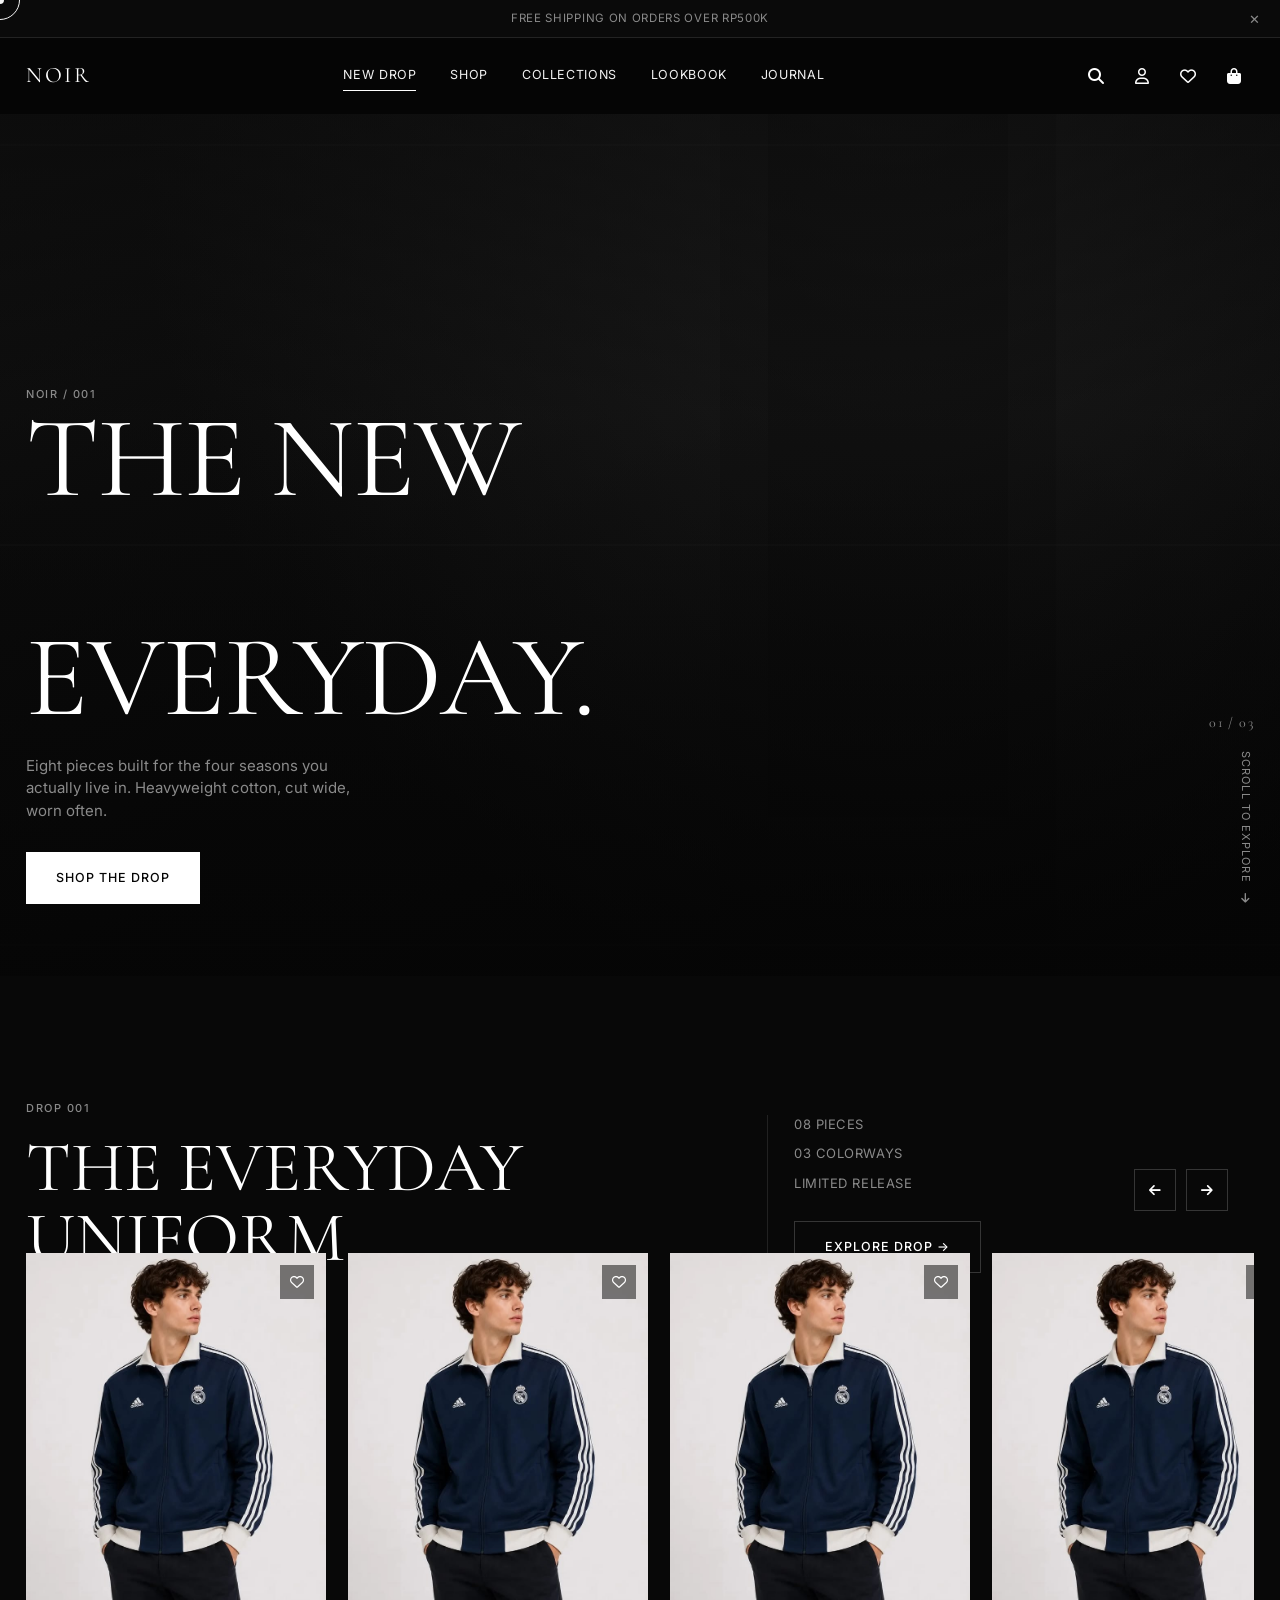
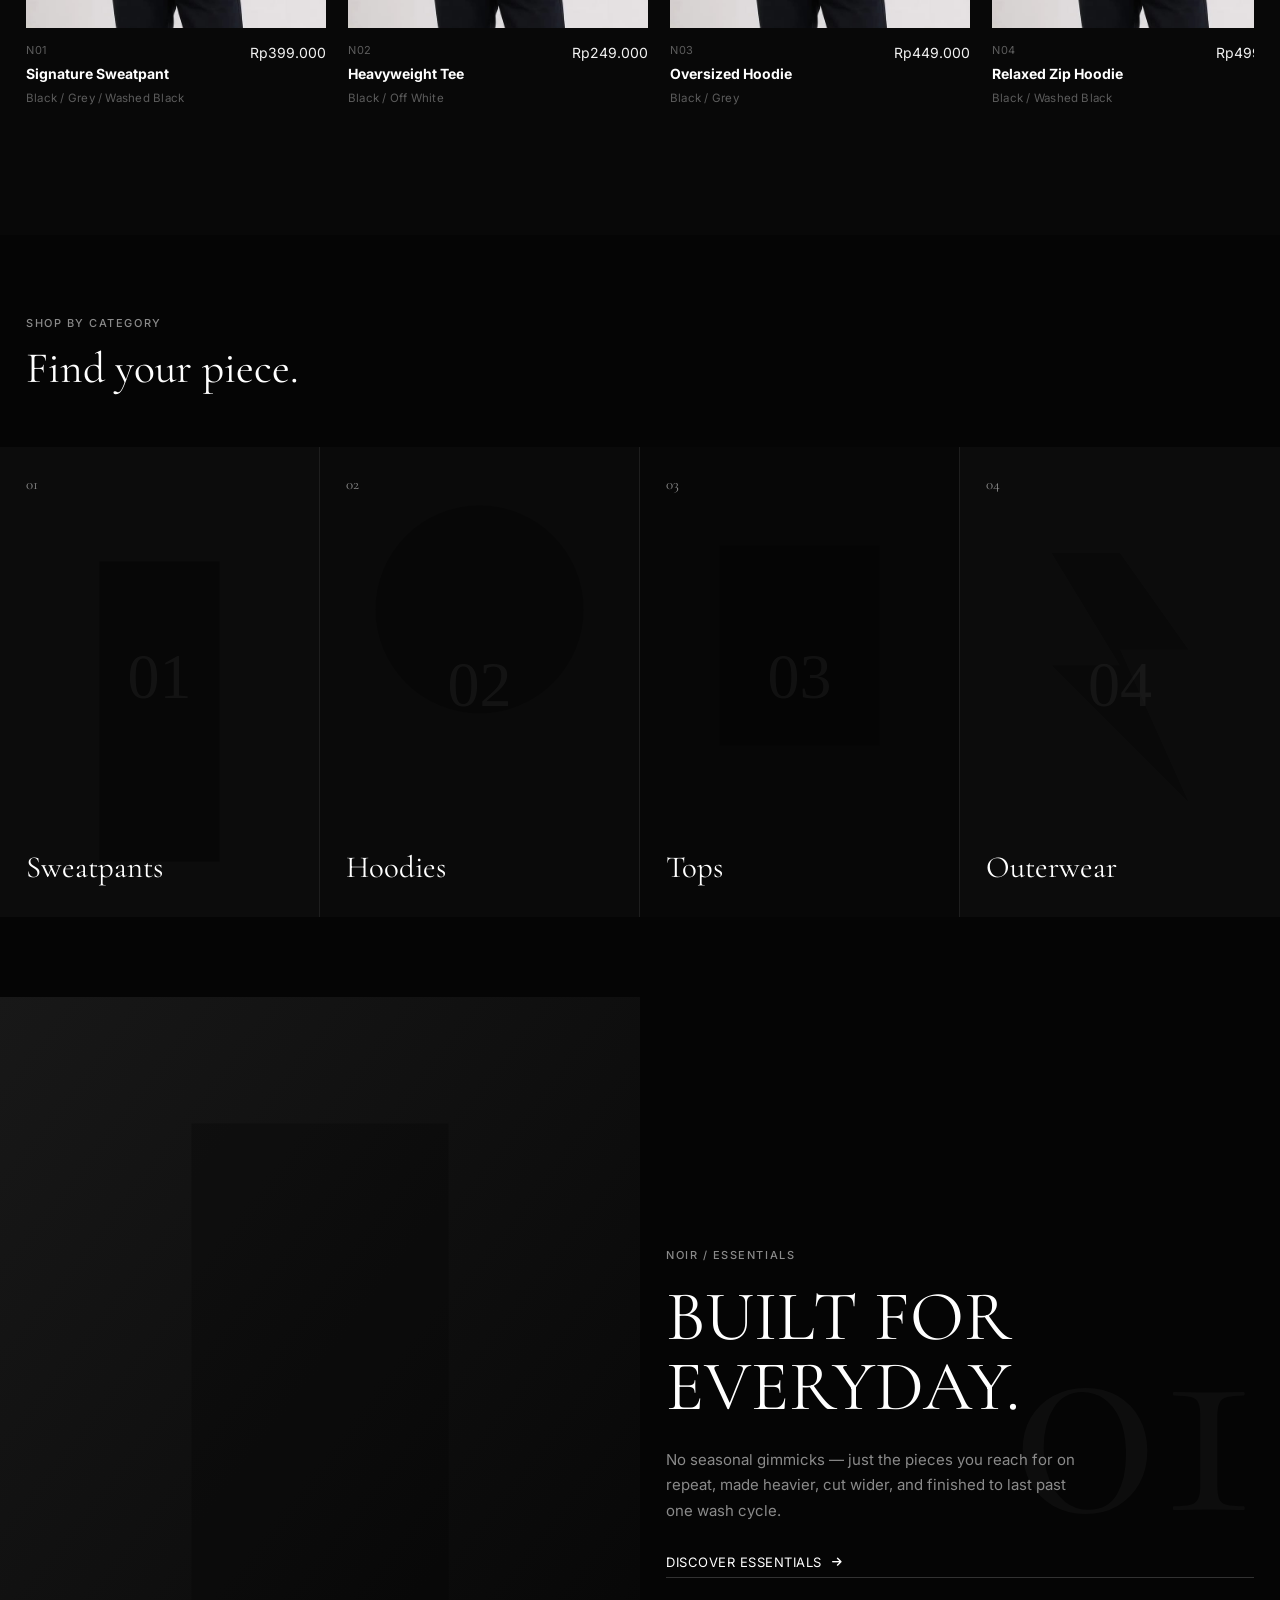
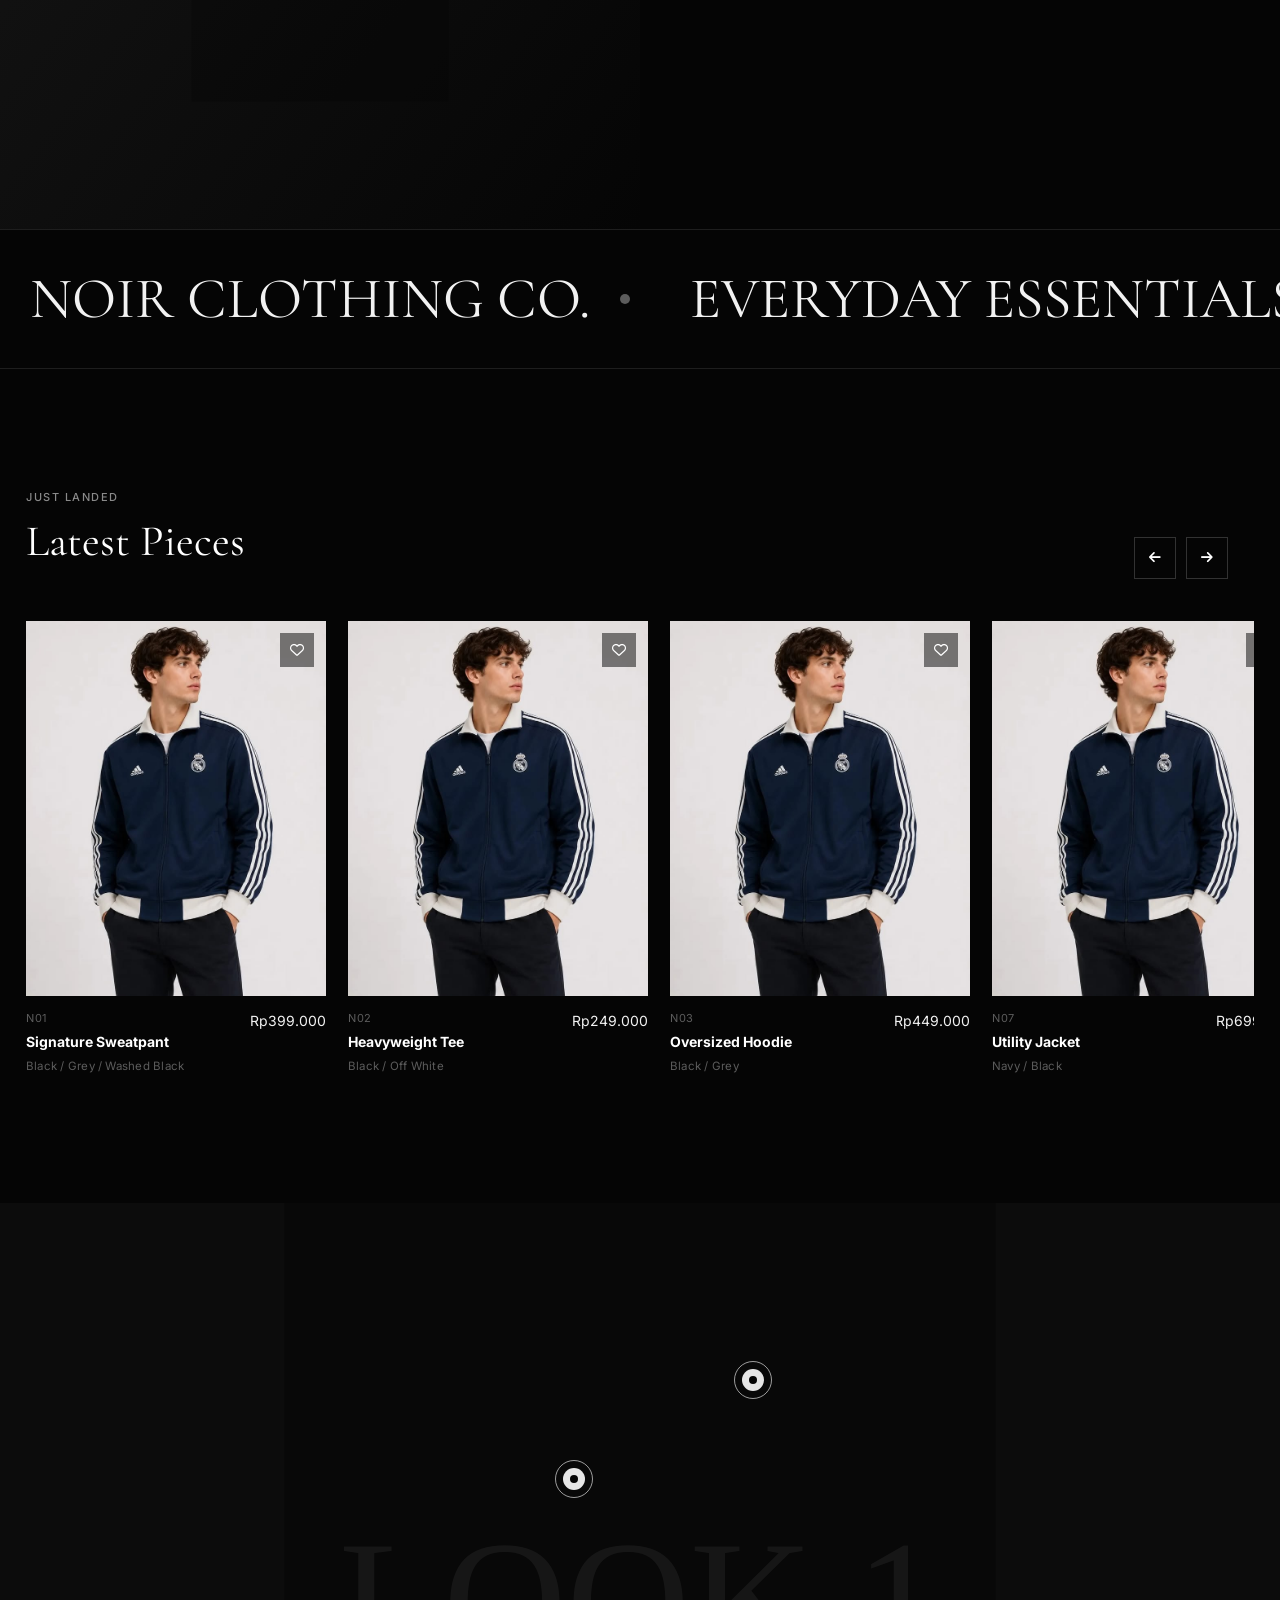
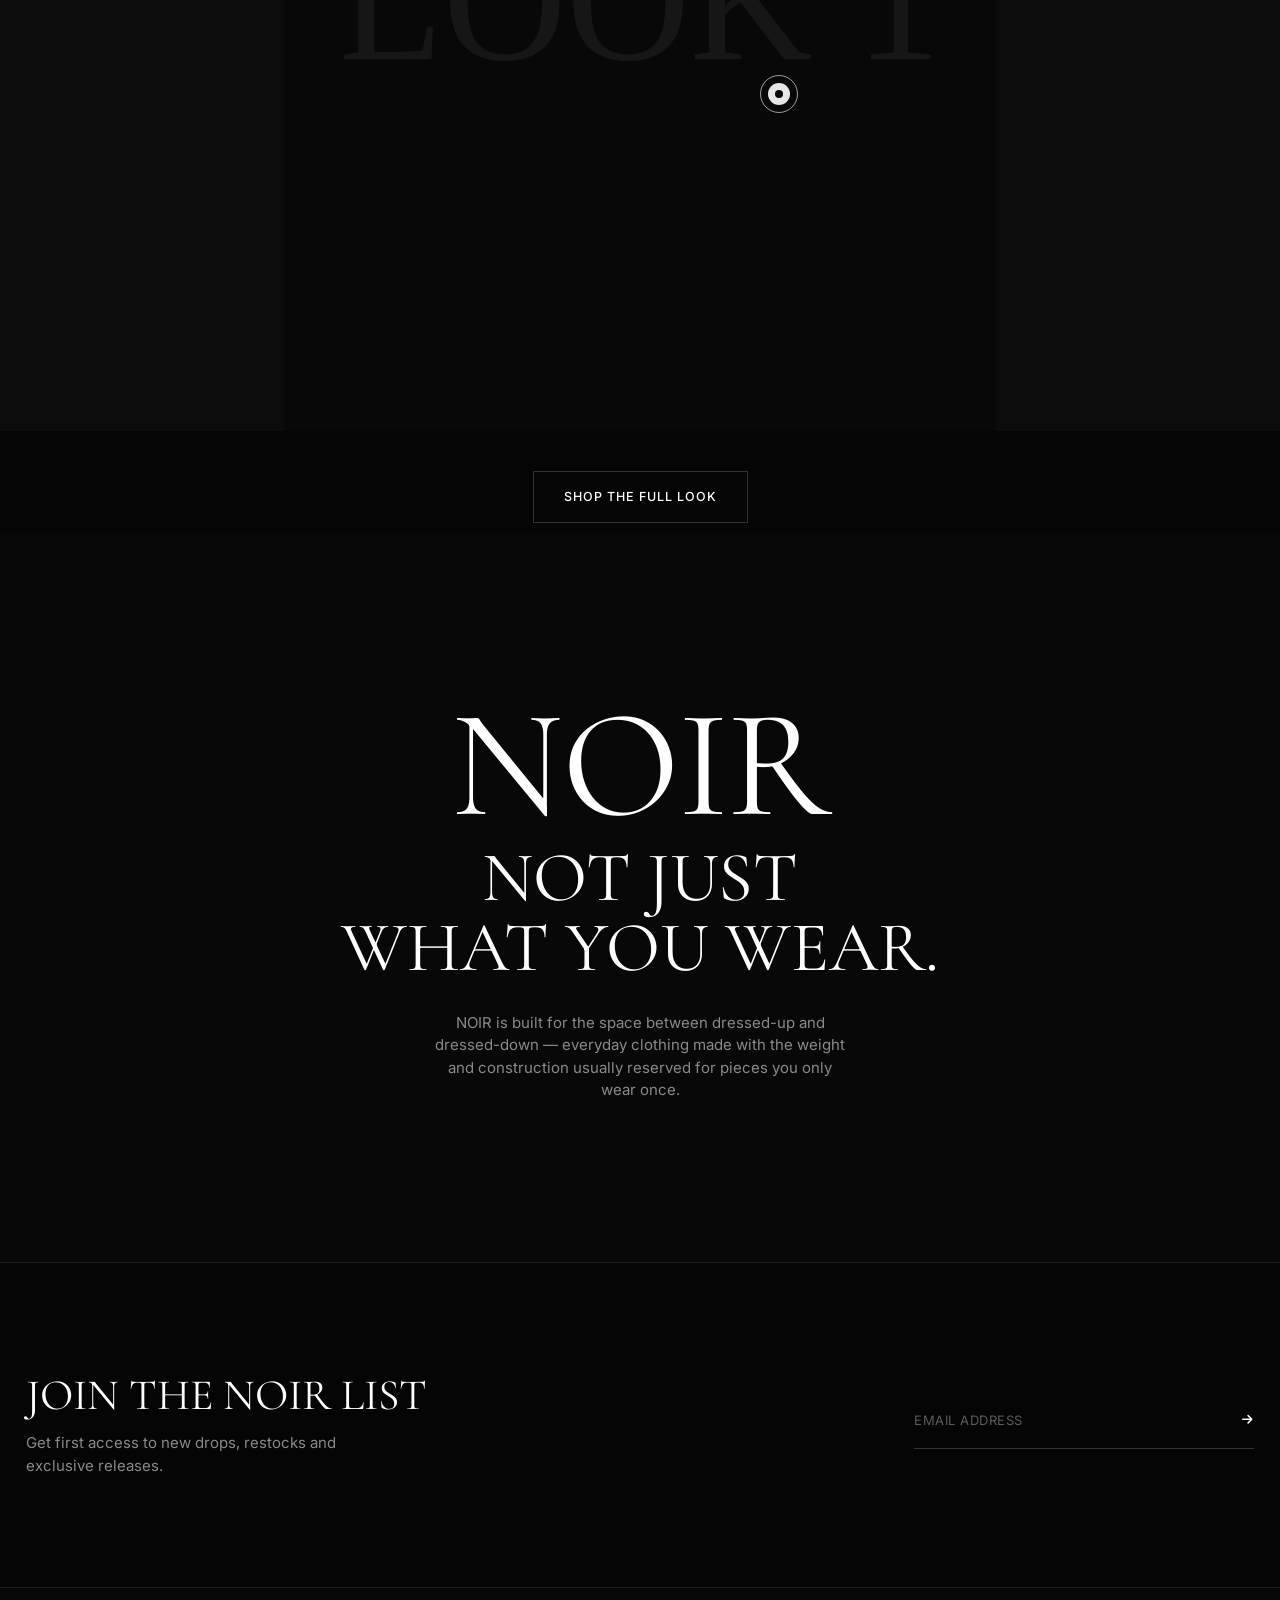
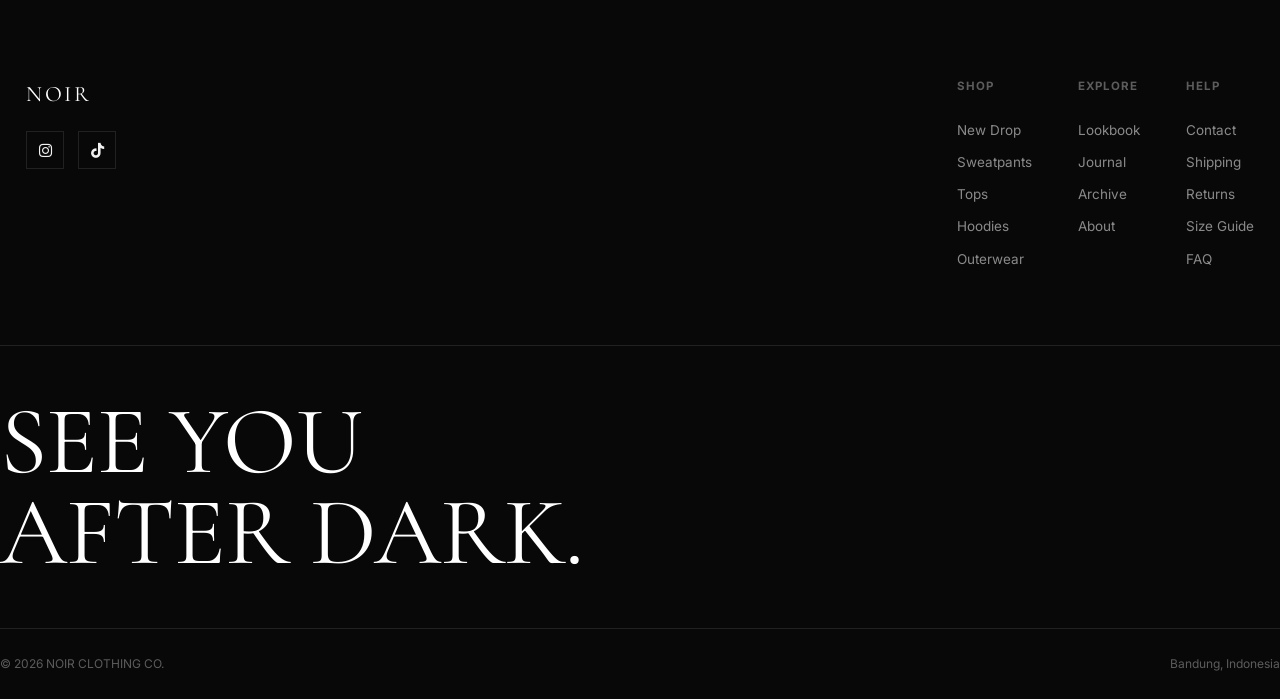
<file: NOIR/index.html>
<!DOCTYPE html>
<html lang="en">
<head>
<meta charset="UTF-8" />
<meta name="viewport" content="width=device-width, initial-scale=1.0" />
<title>NOIR CLOTHING CO. — Everyday Essentials</title>
<meta name="description" content="NOIR CLOTHING CO. — dark, premium streetwear essentials. Drop 001 is live." />
<link rel="icon" href="assets/logo/noir-logo.jpg" />
<link rel="stylesheet" href="https://cdnjs.cloudflare.com/ajax/libs/font-awesome/6.5.2/css/all.min.css" />
<link rel="stylesheet" href="css/style.css" />
<link rel="stylesheet" href="css/animations.css" />
<link rel="stylesheet" href="css/responsive.css" />
</head>
<body>

<div class="loader" data-loader>
  <img src="assets/logo/noir-logo.jpg" alt="NOIR" />
</div>

<!-- ANNOUNCEMENT -->
<div class="announce" data-announce>
  <span>FREE SHIPPING ON ORDERS OVER RP500K</span>
  <button class="announce-close" data-announce-close aria-label="Dismiss">✕</button>
</div>

<!-- HEADER -->
<header class="site-header">
  <div class="navbar container" data-navbar>
    <a href="index.html" class="nav-logo">NOIR</a>
    <nav class="nav-center">
      <a href="shop.html?category=all" class="is-active">NEW DROP</a>
      <a href="shop.html">SHOP</a>
      <a href="shop.html">COLLECTIONS</a>
      <a href="shop.html">LOOKBOOK</a>
      <a href="shop.html">JOURNAL</a>
    </nav>
    <div class="nav-right">
      <button class="icon-btn" data-search-open aria-label="Search"><i class="fa-solid fa-magnifying-glass"></i></button>
      <a href="account.html" class="icon-btn" aria-label="Account"><i class="fa-regular fa-user"></i></a>
      <a href="wishlist.html" class="icon-btn" aria-label="Wishlist">
        <i class="fa-regular fa-heart"></i>
        <span class="count" data-wishlist-count>0</span>
      </a>
      <button class="icon-btn" data-cart-open aria-label="Bag">
        <i class="fa-solid fa-bag-shopping"></i>
        <span class="count" data-cart-count>0</span>
      </button>
      <button class="nav-burger" data-burger aria-label="Menu"><i class="fa-solid fa-bars"></i></button>
    </div>
  </div>
</header>

<!-- SEARCH OVERLAY -->
<div class="search-overlay" data-search-overlay>
  <button class="search-close" data-search-close aria-label="Close search"><i class="fa-solid fa-xmark"></i></button>
  <div class="search-box">
    <input type="text" placeholder="Search pieces, categories, SKUs…" autocomplete="off" />
    <div class="search-results" data-search-results></div>
  </div>
</div>

<!-- MOBILE MENU -->
<div class="mobile-menu" data-mobile-menu>
  <button class="mobile-menu-close" data-mobile-menu-close aria-label="Close menu"><i class="fa-solid fa-xmark"></i></button>
  <nav>
    <a href="shop.html?category=all">New Drop</a>
    <a href="shop.html">Shop</a>
    <a href="shop.html">Collections</a>
    <a href="shop.html">Lookbook</a>
    <a href="shop.html">Journal</a>
  </nav>
  <div class="mobile-menu-foot">
    <a href="account.html">Account</a>
    <a href="wishlist.html">Wishlist</a>
  </div>
</div>

<!-- CART DRAWER -->
<div class="overlay-scrim" data-scrim></div>
<aside class="cart-drawer" data-cart-drawer>
  <div class="drawer-head">
    <h3>YOUR BAG</h3>
    <button class="icon-btn" data-cart-close aria-label="Close bag"><i class="fa-solid fa-xmark"></i></button>
  </div>
  <div class="drawer-items" data-cart-drawer-items></div>
  <div class="drawer-foot" data-cart-drawer-foot>
    <div class="drawer-subtotal"><span>Subtotal</span><strong data-cart-subtotal>Rp0</strong></div>
    <div class="drawer-actions">
      <a href="cart.html" class="btn btn-outline btn-full">VIEW BAG</a>
      <a href="checkout.html" class="btn btn-primary btn-full">CHECKOUT →</a>
    </div>
  </div>
</aside>

<main>

  <!-- HERO -->
  <section class="hero" data-hero>
    <div class="hero-media">
      <img src="assets/hero/hero-main.svg" alt="NOIR Drop 001 editorial" />
    </div>
    <div class="hero-content">
      <div class="hero-copy">
        <span class="eyebrow">NOIR / 001</span>
        <h1 class="display-xl hero-headline">
          <span>THE NEW</span><br />
          <span>EVERYDAY.</span>
        </h1>
        <p>Eight pieces built for the four seasons you actually live in. Heavyweight cotton, cut wide, worn often.</p>
        <a href="shop.html?category=all" class="btn btn-primary" data-cursor="SHOP">SHOP THE DROP</a>
      </div>
      <div class="hero-aside">
        <span class="hero-count">01 / 03</span>
        <span class="hero-scroll">SCROLL TO EXPLORE <i class="fa-solid fa-arrow-down"></i></span>
      </div>
    </div>
  </section>

  <!-- DROP SECTION -->
  <section class="drop-section section-pad">
    <div class="container">
      <div class="drop-grid">
        <div class="reveal">
          <span class="eyebrow">DROP 001</span>
          <h2 class="display-lg" style="margin-top:14px;">THE EVERYDAY<br />UNIFORM.</h2>
        </div>
        <div class="drop-facts reveal">
          <span>08 PIECES</span>
          <span>03 COLORWAYS</span>
          <span>LIMITED RELEASE</span>
          <a href="shop.html?category=all" class="btn btn-outline">EXPLORE DROP →</a>
        </div>
      </div>
    </div>

    <div class="container overlap-strip">
      <div class="rail-wrap">
        <div class="rail-controls">
          <button data-rail-prev aria-label="Scroll left"><i class="fa-solid fa-arrow-left"></i></button>
          <button data-rail-next aria-label="Scroll right"><i class="fa-solid fa-arrow-right"></i></button>
        </div>
        <div class="rail" data-rail data-home-rail="drop"></div>
      </div>
    </div>
  </section>

  <!-- CATEGORY GRID -->
  <section class="section-pad-sm">
    <div class="container">
      <div class="section-head reveal">
        <div>
          <span class="eyebrow">SHOP BY CATEGORY</span>
          <h2 class="display-md">Find your piece.</h2>
        </div>
      </div>
    </div>
    <div class="category-grid">
      <a href="shop.html?category=sweatpants" class="category-tile reveal">
        <img src="assets/collections/cat-sweatpants.svg" alt="Sweatpants" />
        <div class="category-tile-content">
          <span class="category-num">01</span>
          <div class="category-tile-bottom">
            <h3>Sweatpants</h3>
            <i class="fa-solid fa-arrow-right"></i>
          </div>
        </div>
      </a>
      <a href="shop.html?category=hoodies" class="category-tile reveal">
        <img src="assets/collections/cat-hoodies.svg" alt="Hoodies" />
        <div class="category-tile-content">
          <span class="category-num">02</span>
          <div class="category-tile-bottom">
            <h3>Hoodies</h3>
            <i class="fa-solid fa-arrow-right"></i>
          </div>
        </div>
      </a>
      <a href="shop.html?category=tops" class="category-tile reveal">
        <img src="assets/collections/cat-tops.svg" alt="Tops" />
        <div class="category-tile-content">
          <span class="category-num">03</span>
          <div class="category-tile-bottom">
            <h3>Tops</h3>
            <i class="fa-solid fa-arrow-right"></i>
          </div>
        </div>
      </a>
      <a href="shop.html?category=outerwear" class="category-tile reveal">
        <img src="assets/collections/cat-outerwear.svg" alt="Outerwear" />
        <div class="category-tile-content">
          <span class="category-num">04</span>
          <div class="category-tile-bottom">
            <h3>Outerwear</h3>
            <i class="fa-solid fa-arrow-right"></i>
          </div>
        </div>
      </a>
    </div>
  </section>

  <!-- EDITORIAL -->
  <section class="editorial">
    <div class="editorial-media reveal">
      <img src="assets/lookbook/editorial-portrait.svg" alt="NOIR Essentials editorial" />
    </div>
    <div class="editorial-copy reveal">
      <span class="editorial-bignum">01</span>
      <span class="eyebrow">NOIR / ESSENTIALS</span>
      <h2 class="display-lg">BUILT FOR<br />EVERYDAY.</h2>
      <p class="body-text">No seasonal gimmicks — just the pieces you reach for on repeat, made heavier, cut wider, and finished to last past one wash cycle.</p>
      <a href="shop.html" class="link-arrow">DISCOVER ESSENTIALS <i class="fa-solid fa-arrow-right"></i></a>
    </div>
  </section>

  <!-- MARQUEE -->
  <div class="marquee">
    <div class="marquee-track" data-marquee>
      <span>NOIR CLOTHING CO.</span><span>EVERYDAY ESSENTIALS</span>
    </div>
  </div>

  <!-- LATEST PIECES RAIL -->
  <section class="section-pad">
    <div class="container">
      <div class="section-head reveal">
        <div>
          <span class="eyebrow">JUST LANDED</span>
          <h2 class="display-md">Latest Pieces</h2>
        </div>
      </div>
      <div class="rail-wrap">
        <div class="rail-controls">
          <button data-rail-prev aria-label="Scroll left"><i class="fa-solid fa-arrow-left"></i></button>
          <button data-rail-next aria-label="Scroll right"><i class="fa-solid fa-arrow-right"></i></button>
        </div>
        <div class="rail" data-rail data-home-rail="latest"></div>
      </div>
    </div>
  </section>

  <!-- SHOP THE LOOK -->
  <section class="shop-look">
    <img src="assets/lookbook/look-1.svg" alt="Shop the look editorial" />
    <div class="hotspot" style="top:32%; left:44%;" data-hotspot="N01">
      <span class="hotspot-dot"></span>
    </div>
    <div class="hotspot" style="top:58%; left:60%;" data-hotspot="N02">
      <span class="hotspot-dot"></span>
    </div>
    <div class="hotspot" style="top:20%; left:58%;" data-hotspot="N07">
      <span class="hotspot-dot"></span>
    </div>
    <div class="hotspot-card" data-hotspot-card></div>
  </section>
  <div class="shop-look-foot">
    <a href="shop.html?category=all" class="btn btn-outline">SHOP THE FULL LOOK</a>
  </div>

  <!-- BRAND SECTION -->
  <section class="brand-section">
    <div class="container reveal">
      <span class="display-xl">NOIR</span>
      <h2 class="display-lg">NOT JUST<br />WHAT YOU WEAR.</h2>
      <p>NOIR is built for the space between dressed-up and dressed-down — everyday clothing made with the weight and construction usually reserved for pieces you only wear once.</p>
    </div>
  </section>

  <!-- NEWSLETTER -->
  <section class="newsletter">
    <div class="container newsletter-inner">
      <div class="newsletter-copy reveal">
        <h2 class="display-md">JOIN THE NOIR LIST</h2>
        <p>Get first access to new drops, restocks and exclusive releases.</p>
      </div>
      <form class="newsletter-form reveal" data-newsletter-form>
        <div class="newsletter-field">
          <input type="email" placeholder="EMAIL ADDRESS" required />
          <button type="submit" aria-label="Join"><i class="fa-solid fa-arrow-right"></i></button>
        </div>
        <div class="newsletter-msg" data-newsletter-msg></div>
      </form>
    </div>
  </section>

</main>

<!-- FOOTER -->
<footer class="site-footer">
  <div class="container footer-top">
    <div class="footer-brand">
      <span class="nav-logo">NOIR</span>
      <div class="footer-social">
        <a href="https://www.instagram.com/noir.wearofficial/?utm_source=ig_web_button_share_sheet" aria-label="Instagram"><i class="fa-brands fa-instagram"></i></a>
        <a href="#" aria-label="TikTok"><i class="fa-brands fa-tiktok"></i></a>
      </div>
    </div>
    <div class="footer-cols">
      <div class="footer-col">
        <h4>SHOP</h4>
        <a href="shop.html?category=all">New Drop</a>
        <a href="shop.html?category=sweatpants">Sweatpants</a>
        <a href="shop.html?category=tops">Tops</a>
        <a href="shop.html?category=hoodies">Hoodies</a>
        <a href="shop.html?category=outerwear">Outerwear</a>
      </div>
      <div class="footer-col">
        <h4>EXPLORE</h4>
        <a href="shop.html">Lookbook</a>
        <a href="shop.html">Journal</a>
        <a href="shop.html">Archive</a>
        <a href="shop.html">About</a>
      </div>
      <div class="footer-col">
        <h4>HELP</h4>
        <span>Contact</span>
        <span>Shipping</span>
        <span>Returns</span>
        <span>Size Guide</span>
        <span>FAQ</span>
      </div>
    </div>
  </div>
  <div class="container footer-mid">
    <span class="display-xl">SEE YOU<br />AFTER DARK.</span>
  </div>
  <div class="container footer-bottom">
    <span>© 2026 NOIR CLOTHING CO.</span>
    <span>Bandung, Indonesia</span>
  </div>
</footer>

<script src="js/products.js"></script>
<script src="js/wishlist.js"></script>
<script src="js/cart.js"></script>
<script src="js/app.js"></script>
<script src="js/animations.js"></script>
<script>
  // Home-page-only: populate the two horizontal rails and shop-the-look hotspots
  document.addEventListener("DOMContentLoaded", () => {
    const drop = window.NOIR_PRODUCTS.slice(0, 6);
    const latest = window.NOIR_PRODUCTS.filter((p) => p.tags.includes("new"));
    document.querySelector('[data-home-rail="drop"]').innerHTML = drop.map(NOIR.renderProductCard).join("");
    document.querySelector('[data-home-rail="latest"]').innerHTML = latest.map(NOIR.renderProductCard).join("");
    document.querySelectorAll('[data-home-rail]').forEach((rail) => {
      NOIR.wireProductCards(rail);
      NOIR.observeReveal(rail);
    });

    // Shop the look hotspots
    const card = document.querySelector("[data-hotspot-card]");
    document.querySelectorAll("[data-hotspot]").forEach((spot) => {
      spot.addEventListener("click", () => {
        const sku = spot.getAttribute("data-hotspot");
        const product = NOIR.getProductBySku(sku);
        if (!product) return;
        const isOpen = card.classList.contains("is-open") && card.dataset.sku === sku;
        document.querySelectorAll('.hotspot-card').forEach(c => c.classList.remove('is-open'));
        if (isOpen) return;
        card.dataset.sku = sku;
        card.style.top = spot.style.top;
        card.style.left = `calc(${spot.style.left} + 30px)`;
        card.innerHTML = `
          <img src="${product.images[0]}" alt="${product.name}" />
          <h4>${product.sku} — ${product.name}</h4>
          <p>${NOIR.formatPrice(product.price)}</p>
          <button class="btn btn-primary btn-full" data-hotspot-add="${product.sku}">ADD TO BAG</button>`;
        card.classList.add("is-open");
        card.querySelector("[data-hotspot-add]").addEventListener("click", () => {
          NOIR.addToCart(product, product.colors[0].name, product.sizes.find(s => product.stock[s] > 0) || product.sizes[0], 1);
          NOIR.openCartDrawer();
          card.classList.remove("is-open");
        });
      });
    });
    document.addEventListener("click", (e) => {
      if (!e.target.closest("[data-hotspot]") && !e.target.closest("[data-hotspot-card]")) {
        card.classList.remove("is-open");
      }
    });
  });
</script>
</body>
</html>
</file>
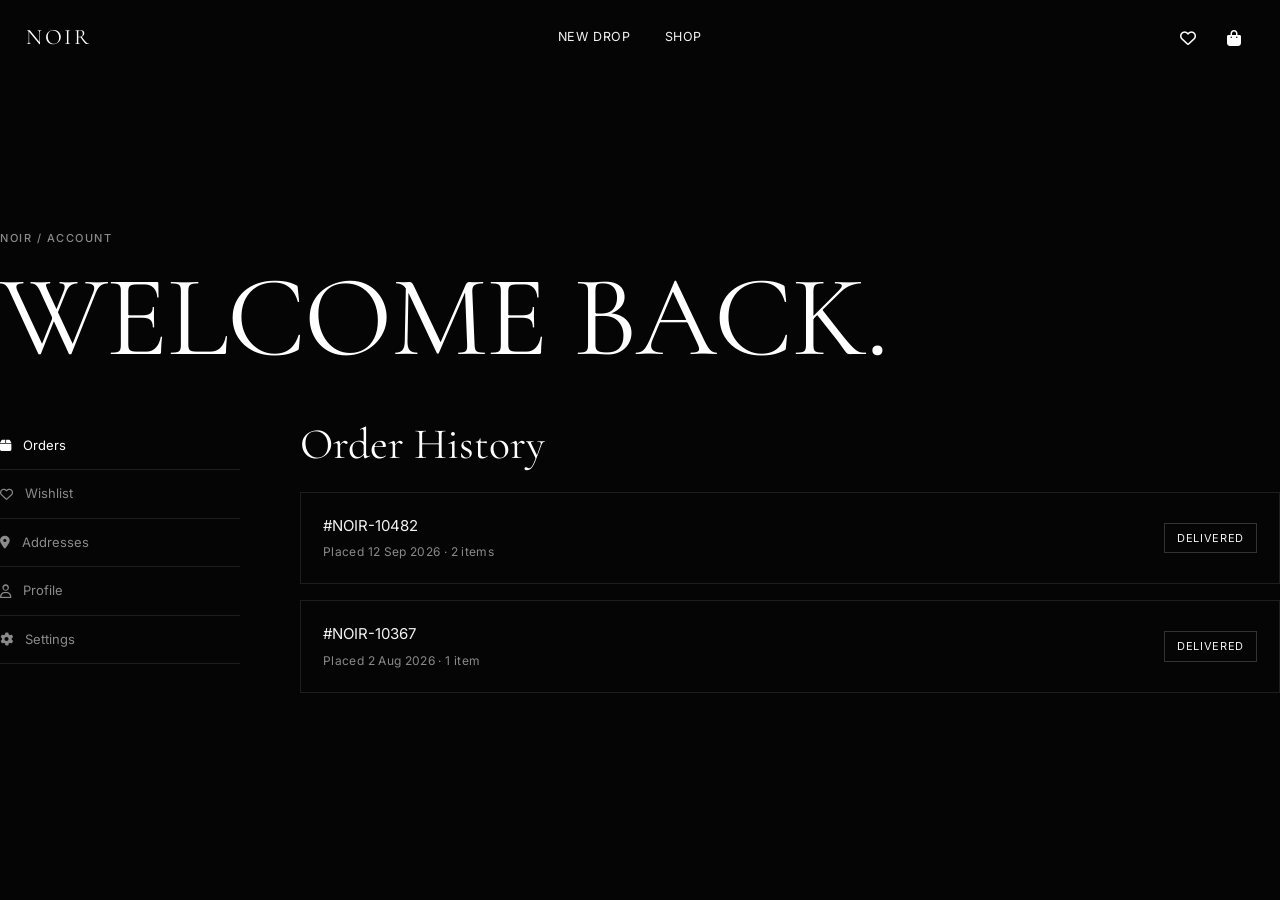
<file: NOIR/account.html>
<!DOCTYPE html>
<html lang="en">
<head>
<meta charset="UTF-8" />
<meta name="viewport" content="width=device-width, initial-scale=1.0" />
<title>Account — NOIR CLOTHING CO.</title>
<link rel="icon" href="assets/logo/noir-logo.jpg" />
<link rel="stylesheet" href="https://cdnjs.cloudflare.com/ajax/libs/font-awesome/6.5.2/css/all.min.css" />
<link rel="stylesheet" href="css/style.css" />
<link rel="stylesheet" href="css/animations.css" />
<link rel="stylesheet" href="css/responsive.css" />
<style>
  .account-page { padding:150px 0 120px; }
  .account-layout { display:grid; grid-template-columns:240px 1fr; gap:60px; margin-top:50px; }
  .account-nav a { display:flex; align-items:center; gap:12px; padding:14px 0; font-size:13px; color:var(--text-muted); border-bottom:1px solid var(--border); }
  .account-nav a.is-active, .account-nav a:hover { color:var(--text-strong); }
  .order-card { border:1px solid var(--border); padding:22px; margin-bottom:16px; display:flex; justify-content:space-between; align-items:center; }
  .order-status { font-size:11px; letter-spacing:.06em; padding:6px 12px; border:1px solid var(--border-strong); }
  @media (max-width:1024px){ .account-layout{ grid-template-columns:1fr; } }
</style>
</head>
<body>

<header class="site-header">
  <div class="navbar container is-scrolled" data-navbar>
    <a href="index.html" class="nav-logo">NOIR</a>
    <nav class="nav-center">
      <a href="shop.html?category=all">NEW DROP</a>
      <a href="shop.html">SHOP</a>
    </nav>
    <div class="nav-right">
      <a href="wishlist.html" class="icon-btn" aria-label="Wishlist"><i class="fa-regular fa-heart"></i><span class="count" data-wishlist-count>0</span></a>
      <button class="icon-btn" data-cart-open aria-label="Bag"><i class="fa-solid fa-bag-shopping"></i><span class="count" data-cart-count>0</span></button>
    </div>
  </div>
</header>

<div class="overlay-scrim" data-scrim></div>
<aside class="cart-drawer" data-cart-drawer>
  <div class="drawer-head"><h3>YOUR BAG</h3><button class="icon-btn" data-cart-close aria-label="Close bag"><i class="fa-solid fa-xmark"></i></button></div>
  <div class="drawer-items" data-cart-drawer-items></div>
  <div class="drawer-foot" data-cart-drawer-foot>
    <div class="drawer-subtotal"><span>Subtotal</span><strong data-cart-subtotal>Rp0</strong></div>
    <div class="drawer-actions">
      <a href="cart.html" class="btn btn-outline btn-full">VIEW BAG</a>
      <a href="checkout.html" class="btn btn-primary btn-full">CHECKOUT →</a>
    </div>
  </div>
</aside>

<main>
  <div class="account-page container">
    <span class="eyebrow">NOIR / ACCOUNT</span>
    <h1 class="display-xl" style="margin-top:14px;">WELCOME BACK.</h1>

    <div class="account-layout">
      <nav class="account-nav">
        <a href="#" class="is-active"><i class="fa-solid fa-box"></i> Orders</a>
        <a href="wishlist.html"><i class="fa-regular fa-heart"></i> Wishlist</a>
        <a href="#"><i class="fa-solid fa-location-dot"></i> Addresses</a>
        <a href="#"><i class="fa-regular fa-user"></i> Profile</a>
        <a href="#"><i class="fa-solid fa-gear"></i> Settings</a>
      </nav>

      <div>
        <h2 class="display-md" style="margin-bottom:24px;">Order History</h2>
        <div class="order-card">
          <div>
            <div style="margin-bottom:6px;">#NOIR-10482</div>
            <div class="meta-text">Placed 12 Sep 2026 · 2 items</div>
          </div>
          <span class="order-status">DELIVERED</span>
        </div>
        <div class="order-card">
          <div>
            <div style="margin-bottom:6px;">#NOIR-10367</div>
            <div class="meta-text">Placed 2 Aug 2026 · 1 item</div>
          </div>
          <span class="order-status">DELIVERED</span>
        </div>
      </div>
    </div>
  </div>
</main>

<script src="js/products.js"></script>
<script src="js/wishlist.js"></script>
<script src="js/cart.js"></script>
<script src="js/app.js"></script>
</body>
</html>
</file>
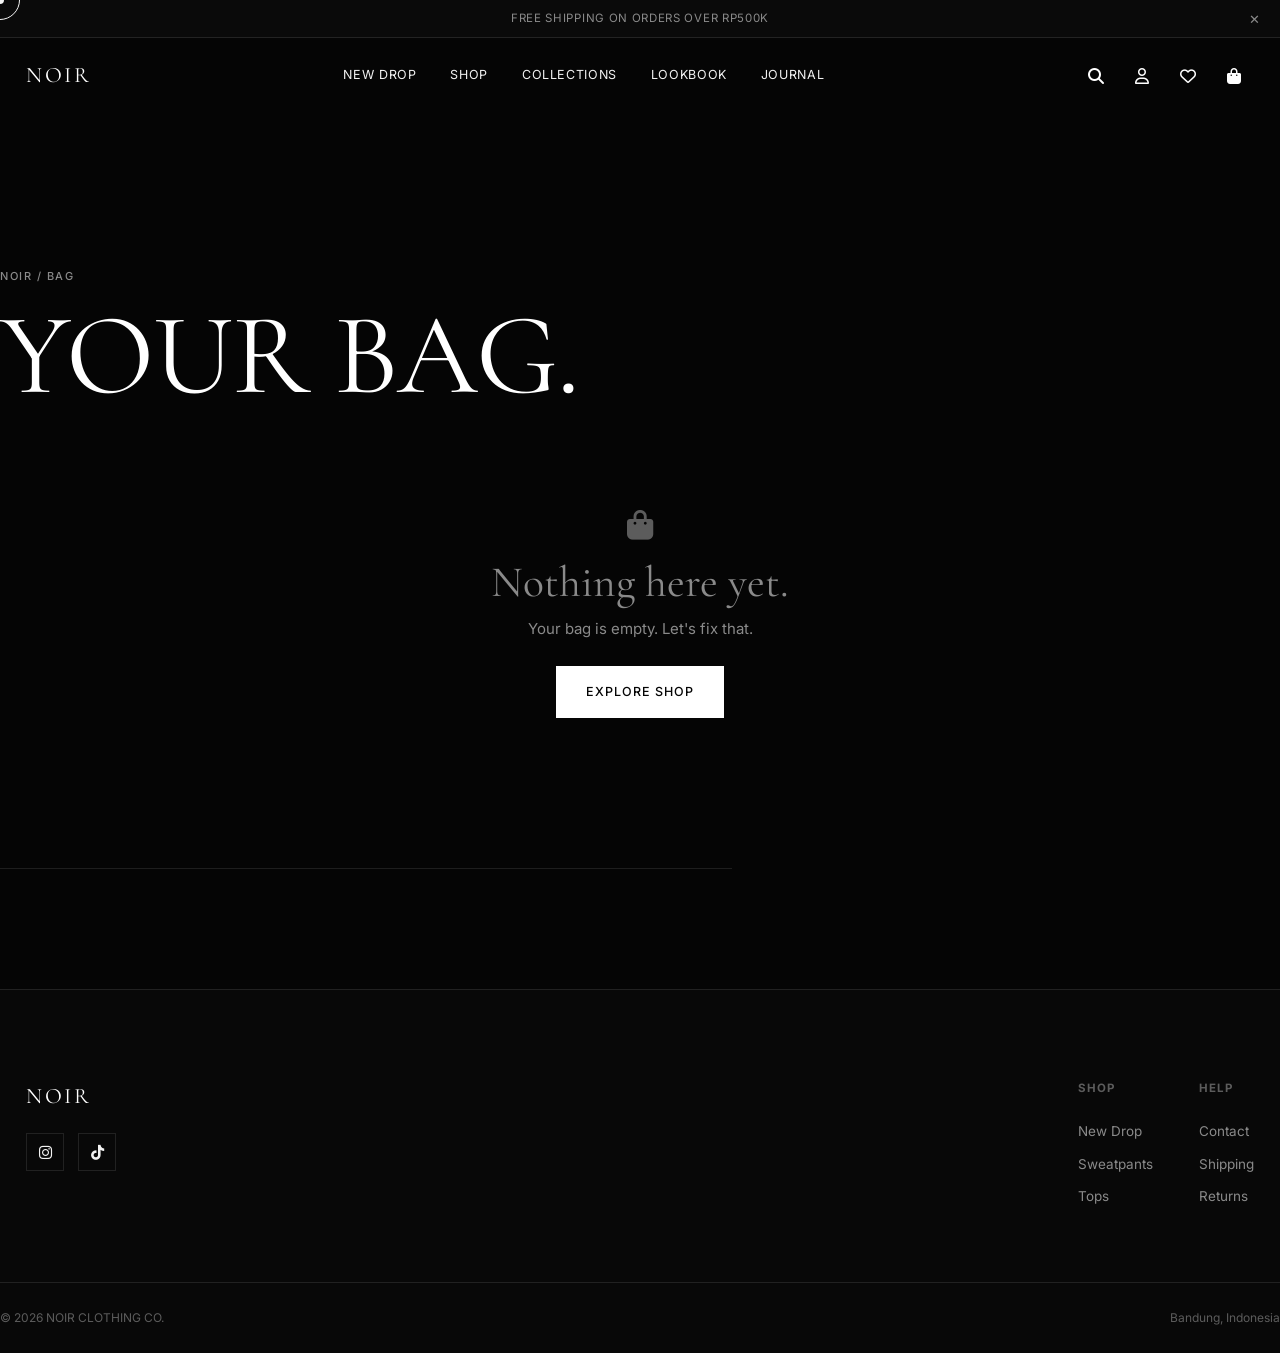
<file: NOIR/cart.html>
<!DOCTYPE html>
<html lang="en">
<head>
<meta charset="UTF-8" />
<meta name="viewport" content="width=device-width, initial-scale=1.0" />
<title>Your Bag — NOIR CLOTHING CO.</title>
<link rel="icon" href="assets/logo/noir-logo.jpg" />
<link rel="stylesheet" href="https://cdnjs.cloudflare.com/ajax/libs/font-awesome/6.5.2/css/all.min.css" />
<link rel="stylesheet" href="css/style.css" />
<link rel="stylesheet" href="css/animations.css" />
<link rel="stylesheet" href="css/responsive.css" />
</head>
<body>

<div class="announce" data-announce>
  <span>FREE SHIPPING ON ORDERS OVER RP500K</span>
  <button class="announce-close" data-announce-close aria-label="Dismiss">✕</button>
</div>

<header class="site-header">
  <div class="navbar container is-scrolled" data-navbar>
    <a href="index.html" class="nav-logo">NOIR</a>
    <nav class="nav-center">
      <a href="shop.html?category=all">NEW DROP</a>
      <a href="shop.html">SHOP</a>
      <a href="shop.html">COLLECTIONS</a>
      <a href="shop.html">LOOKBOOK</a>
      <a href="shop.html">JOURNAL</a>
    </nav>
    <div class="nav-right">
      <button class="icon-btn" data-search-open aria-label="Search"><i class="fa-solid fa-magnifying-glass"></i></button>
      <a href="account.html" class="icon-btn" aria-label="Account"><i class="fa-regular fa-user"></i></a>
      <a href="wishlist.html" class="icon-btn" aria-label="Wishlist">
        <i class="fa-regular fa-heart"></i>
        <span class="count" data-wishlist-count>0</span>
      </a>
      <button class="icon-btn" data-cart-open aria-label="Bag">
        <i class="fa-solid fa-bag-shopping"></i>
        <span class="count" data-cart-count>0</span>
      </button>
      <button class="nav-burger" data-burger aria-label="Menu"><i class="fa-solid fa-bars"></i></button>
    </div>
  </div>
</header>

<div class="search-overlay" data-search-overlay>
  <button class="search-close" data-search-close aria-label="Close search"><i class="fa-solid fa-xmark"></i></button>
  <div class="search-box">
    <input type="text" placeholder="Search pieces, categories, SKUs…" autocomplete="off" />
    <div class="search-results" data-search-results></div>
  </div>
</div>

<div class="mobile-menu" data-mobile-menu>
  <button class="mobile-menu-close" data-mobile-menu-close aria-label="Close menu"><i class="fa-solid fa-xmark"></i></button>
  <nav>
    <a href="shop.html?category=all">New Drop</a>
    <a href="shop.html">Shop</a>
    <a href="shop.html">Collections</a>
    <a href="shop.html">Lookbook</a>
    <a href="shop.html">Journal</a>
  </nav>
  <div class="mobile-menu-foot">
    <a href="account.html">Account</a>
    <a href="wishlist.html">Wishlist</a>
  </div>
</div>

<div class="overlay-scrim" data-scrim></div>

<aside class="cart-drawer" data-cart-drawer>
  <div class="drawer-head">
    <h3>YOUR BAG</h3>
    <button class="icon-btn" data-cart-close aria-label="Close bag"><i class="fa-solid fa-xmark"></i></button>
  </div>
  <div class="drawer-items" data-cart-drawer-items></div>
  <div class="drawer-foot" data-cart-drawer-foot>
    <div class="drawer-subtotal"><span>Subtotal</span><strong data-cart-subtotal>Rp0</strong></div>
    <div class="drawer-actions">
      <a href="cart.html" class="btn btn-outline btn-full">VIEW BAG</a>
      <a href="checkout.html" class="btn btn-primary btn-full">CHECKOUT →</a>
    </div>
  </div>
</aside>

<main>
  <div class="cart-page container">
    <span class="eyebrow">NOIR / BAG</span>
    <h1 class="display-xl" style="margin-top:14px;">YOUR BAG.</h1>

    <div data-cart-page-empty class="state-empty" style="display:none;">
      <i class="fa-solid fa-bag-shopping"></i>
      <p class="display-md" style="margin-bottom:12px;">Nothing here yet.</p>
      <p>Your bag is empty. Let's fix that.</p>
      <a href="shop.html" class="btn btn-primary">EXPLORE SHOP</a>
    </div>

    <div class="cart-layout">
      <div class="cart-list" data-cart-page-list></div>

      <div class="summary-box" data-cart-page-summary>
        <h3>ORDER SUMMARY</h3>
        <div class="summary-row"><span>Subtotal</span><span data-summary-subtotal>Rp0</span></div>
        <div class="summary-row"><span>Shipping</span><span data-summary-shipping>—</span></div>
        <form data-promo-form>
          <div class="promo-row">
            <input type="text" placeholder="DISCOUNT CODE" />
            <button type="submit">APPLY</button>
          </div>
        </form>
        <div class="promo-msg" data-promo-msg></div>
        <div class="summary-row total"><span>Total</span><span data-summary-total>Rp0</span></div>
        <a href="checkout.html" class="btn btn-primary btn-full">CHECKOUT →</a>
      </div>
    </div>
  </div>
</main>

<footer class="site-footer">
  <div class="container footer-top">
    <div class="footer-brand">
      <span class="nav-logo">NOIR</span>
      <div class="footer-social">
        <a href="https://www.instagram.com/noir.wearofficial/?utm_source=ig_web_button_share_sheet" aria-label="Instagram"><i class="fa-brands fa-instagram"></i></a>
        <a href="#" aria-label="TikTok"><i class="fa-brands fa-tiktok"></i></a>
      </div>
    </div>
    <div class="footer-cols">
      <div class="footer-col">
        <h4>SHOP</h4>
        <a href="shop.html?category=all">New Drop</a>
        <a href="shop.html?category=sweatpants">Sweatpants</a>
        <a href="shop.html?category=tops">Tops</a>
      </div>
      <div class="footer-col">
        <h4>HELP</h4>
        <span>Contact</span>
        <span>Shipping</span>
        <span>Returns</span>
      </div>
    </div>
  </div>
  <div class="container footer-bottom">
    <span>© 2026 NOIR CLOTHING CO.</span>
    <span>Bandung, Indonesia</span>
  </div>
</footer>

<script src="js/products.js"></script>
<script src="js/wishlist.js"></script>
<script src="js/cart.js"></script>
<script src="js/app.js"></script>
<script src="js/animations.js"></script>
</body>
</html>
</file>
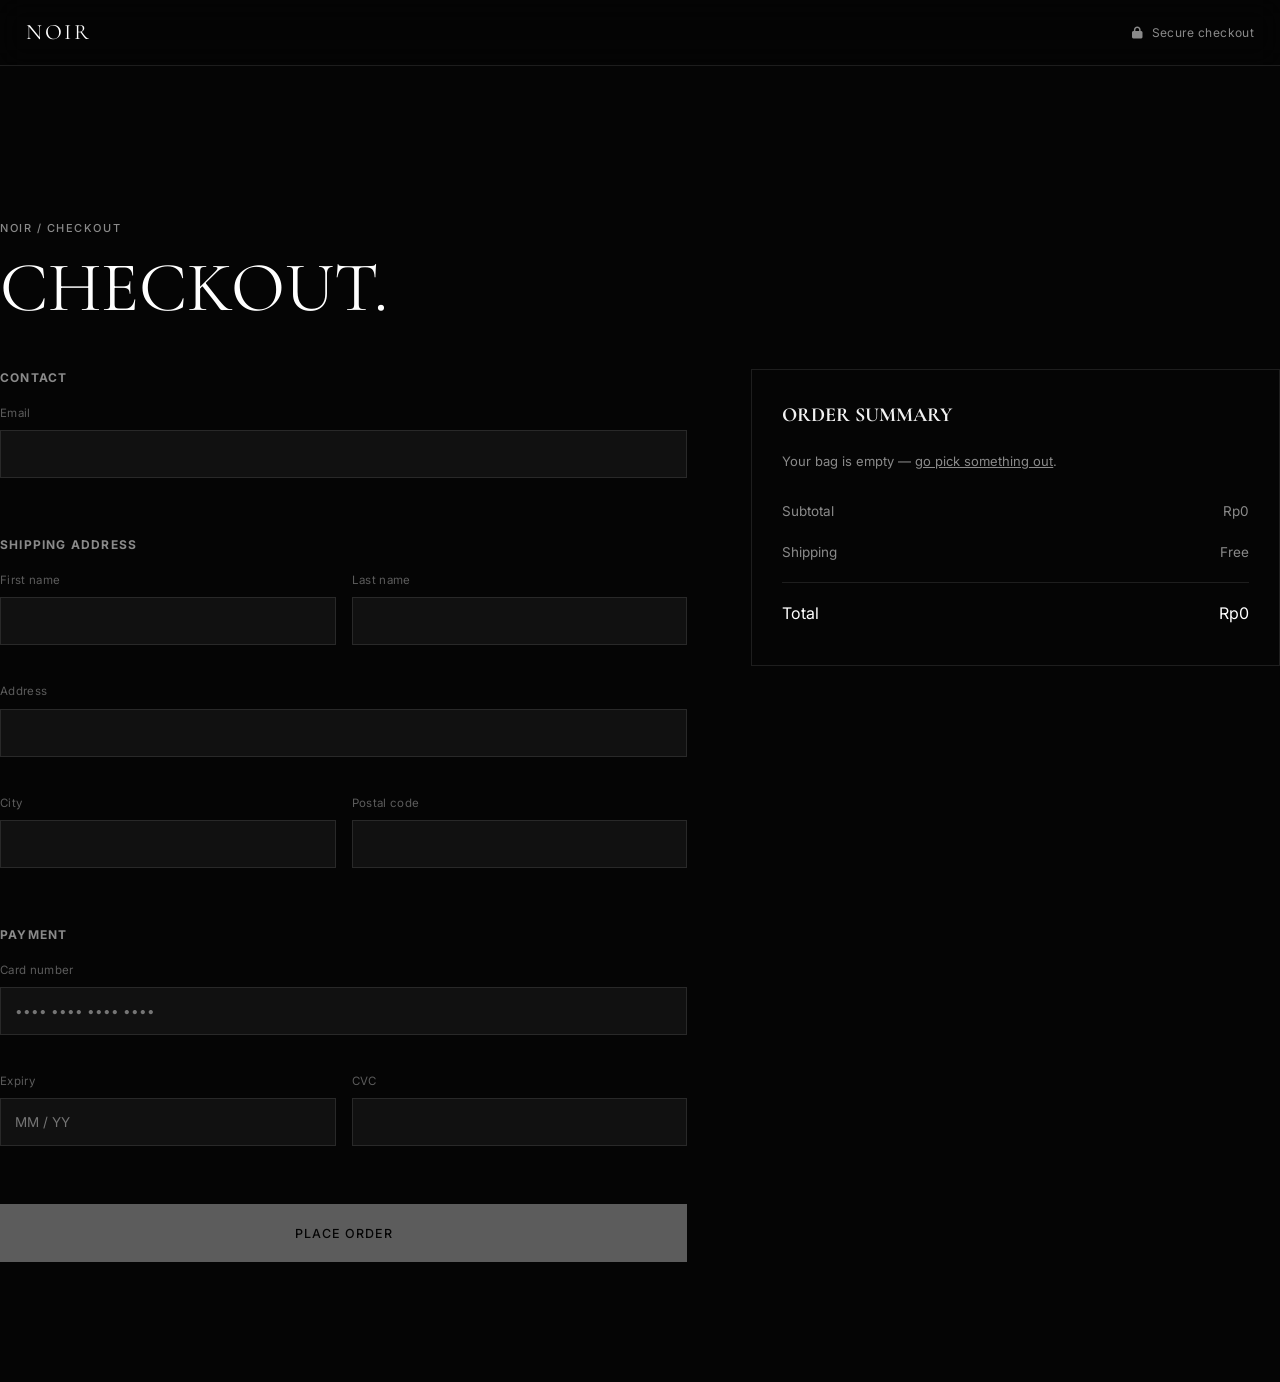
<file: NOIR/checkout.html>
<!DOCTYPE html>
<html lang="en">
<head>
<meta charset="UTF-8" />
<meta name="viewport" content="width=device-width, initial-scale=1.0" />
<title>Checkout — NOIR CLOTHING CO.</title>
<link rel="icon" href="assets/logo/noir-logo.jpg" />
<link rel="stylesheet" href="https://cdnjs.cloudflare.com/ajax/libs/font-awesome/6.5.2/css/all.min.css" />
<link rel="stylesheet" href="css/style.css" />
<link rel="stylesheet" href="css/animations.css" />
<link rel="stylesheet" href="css/responsive.css" />
<style>
  /* Checkout stays visually calmer than the shopping pages, per brief §31 */
  .checkout-page { padding: 150px 0 120px; }
  .checkout-layout { display:grid; grid-template-columns:1.3fr 1fr; gap:64px; margin-top:46px; align-items:start; }
  .checkout-form-group { margin-bottom:36px; }
  .checkout-form-group h3 { font-size:12px; letter-spacing:.1em; color:var(--text-muted); margin-bottom:18px; }
  .field-row { display:grid; grid-template-columns:1fr 1fr; gap:16px; margin-bottom:16px; }
  .field { display:flex; flex-direction:column; gap:8px; }
  .field.full { grid-column:1/-1; }
  .field label { font-size:11.5px; color:var(--text-faint); letter-spacing:.03em; }
  .field input, .field select { border:1px solid var(--border); background:var(--surface-1); height:48px; padding:0 14px; font-size:13.5px; color:var(--text); }
  .field input:focus, .field select:focus { border-color:var(--border-strong); }
  .field-error { font-size:11px; color:#e5a3a3; min-height:14px; }
  .checkout-summary-list { display:flex; flex-direction:column; gap:14px; margin-bottom:20px; max-height:280px; overflow-y:auto; }
  .checkout-summary-row { display:flex; gap:12px; font-size:13px; }
  .checkout-summary-row img { width:56px; aspect-ratio:4/5; object-fit:cover; background:var(--surface-1); }
  .checkout-summary-row .grow { flex:1; }
  .checkout-summary-row .meta { color:var(--text-faint); font-size:11.5px; }
  @media (max-width:1024px){ .checkout-layout{ grid-template-columns:1fr; } .field-row{ grid-template-columns:1fr; } }
</style>
</head>
<body>

<header class="site-header">
  <div class="navbar container is-scrolled" data-navbar>
    <a href="index.html" class="nav-logo">NOIR</a>
    <div class="nav-right" style="margin-left:auto;">
      <span class="meta-text"><i class="fa-solid fa-lock" style="margin-right:8px;"></i>Secure checkout</span>
    </div>
  </div>
</header>

<main>
  <div class="checkout-page container">
    <span class="eyebrow">NOIR / CHECKOUT</span>
    <h1 class="display-lg" style="margin-top:14px;">CHECKOUT.</h1>

    <div class="checkout-layout">
      <form id="checkout-form" novalidate>
        <div class="checkout-form-group">
          <h3>CONTACT</h3>
          <div class="field full">
            <label for="email">Email</label>
            <input type="email" id="email" required />
            <span class="field-error" data-error-for="email"></span>
          </div>
        </div>

        <div class="checkout-form-group">
          <h3>SHIPPING ADDRESS</h3>
          <div class="field-row">
            <div class="field"><label for="fname">First name</label><input type="text" id="fname" required /><span class="field-error" data-error-for="fname"></span></div>
            <div class="field"><label for="lname">Last name</label><input type="text" id="lname" required /><span class="field-error" data-error-for="lname"></span></div>
          </div>
          <div class="field full" style="margin-bottom:16px;">
            <label for="address">Address</label>
            <input type="text" id="address" required />
            <span class="field-error" data-error-for="address"></span>
          </div>
          <div class="field-row">
            <div class="field"><label for="city">City</label><input type="text" id="city" required /><span class="field-error" data-error-for="city"></span></div>
            <div class="field"><label for="postcode">Postal code</label><input type="text" id="postcode" required /><span class="field-error" data-error-for="postcode"></span></div>
          </div>
        </div>

        <div class="checkout-form-group">
          <h3>PAYMENT</h3>
          <div class="field full" style="margin-bottom:16px;">
            <label for="card">Card number</label>
            <input type="text" id="card" placeholder="•••• •••• •••• ••••" required />
            <span class="field-error" data-error-for="card"></span>
          </div>
          <div class="field-row">
            <div class="field"><label for="expiry">Expiry</label><input type="text" id="expiry" placeholder="MM / YY" required /><span class="field-error" data-error-for="expiry"></span></div>
            <div class="field"><label for="cvc">CVC</label><input type="text" id="cvc" required /><span class="field-error" data-error-for="cvc"></span></div>
          </div>
        </div>

        <button type="submit" class="btn btn-primary btn-full" style="height:58px;">PLACE ORDER</button>
      </form>

      <div class="summary-box">
        <h3>ORDER SUMMARY</h3>
        <div class="checkout-summary-list" data-checkout-summary-list></div>
        <div class="summary-row"><span>Subtotal</span><span data-checkout-subtotal>Rp0</span></div>
        <div class="summary-row"><span>Shipping</span><span data-checkout-shipping>—</span></div>
        <div class="summary-row total"><span>Total</span><span data-checkout-total>Rp0</span></div>
      </div>
    </div>
  </div>
</main>

<script src="js/products.js"></script>
<script src="js/wishlist.js"></script>
<script src="js/cart.js"></script>
<script>
  document.addEventListener("DOMContentLoaded", () => {
    const items = NOIR.getCart();
    const list = document.querySelector("[data-checkout-summary-list]");

    if (!items.length) {
      list.innerHTML = `<p style="color:var(--text-muted);font-size:13px;">Your bag is empty — <a href="shop.html" style="text-decoration:underline;">go pick something out</a>.</p>`;
      document.getElementById("checkout-form").querySelector("button[type=submit]").setAttribute("disabled", "true");
    } else {
      list.innerHTML = items
        .map(
          (i) => `
        <div class="checkout-summary-row">
          <img src="${i.image}" alt="${i.name}" />
          <div class="grow">
            <div>${i.name} × ${i.qty}</div>
            <div class="meta">${i.color} / ${i.size}</div>
          </div>
          <div>${NOIR.formatPrice(i.price * i.qty)}</div>
        </div>`
        )
        .join("");
    }

    const subtotal = NOIR.cartSubtotal();
    const shipping = subtotal === 0 || subtotal >= 500000 ? 0 : 29000;
    document.querySelector("[data-checkout-subtotal]").textContent = NOIR.formatPrice(subtotal);
    document.querySelector("[data-checkout-shipping]").textContent = shipping === 0 ? "Free" : NOIR.formatPrice(shipping);
    document.querySelector("[data-checkout-total]").textContent = NOIR.formatPrice(subtotal + shipping);

    document.getElementById("checkout-form").addEventListener("submit", (e) => {
      e.preventDefault();
      const fields = ["email", "fname", "lname", "address", "city", "postcode", "card", "expiry", "cvc"];
      let valid = true;
      fields.forEach((id) => {
        const input = document.getElementById(id);
        const errorEl = document.querySelector(`[data-error-for="${id}"]`);
        if (!input.value.trim()) {
          errorEl.textContent = "Required";
          valid = false;
        } else if (id === "email" && !input.value.includes("@")) {
          errorEl.textContent = "Enter a valid email";
          valid = false;
        } else {
          errorEl.textContent = "";
        }
      });
      if (!valid) return;
      localStorage.removeItem("noir_cart");
      document.querySelector(".checkout-page").innerHTML = `
        <div class="state-empty">
          <i class="fa-solid fa-check"></i>
          <p class="display-md" style="margin-bottom:12px;">Order placed.</p>
          <p>A confirmation has been sent to your inbox. Welcome to NOIR.</p>
          <a href="index.html" class="btn btn-primary">BACK TO HOME</a>
        </div>`;
    });
  });
</script>
</body>
</html>
</file>
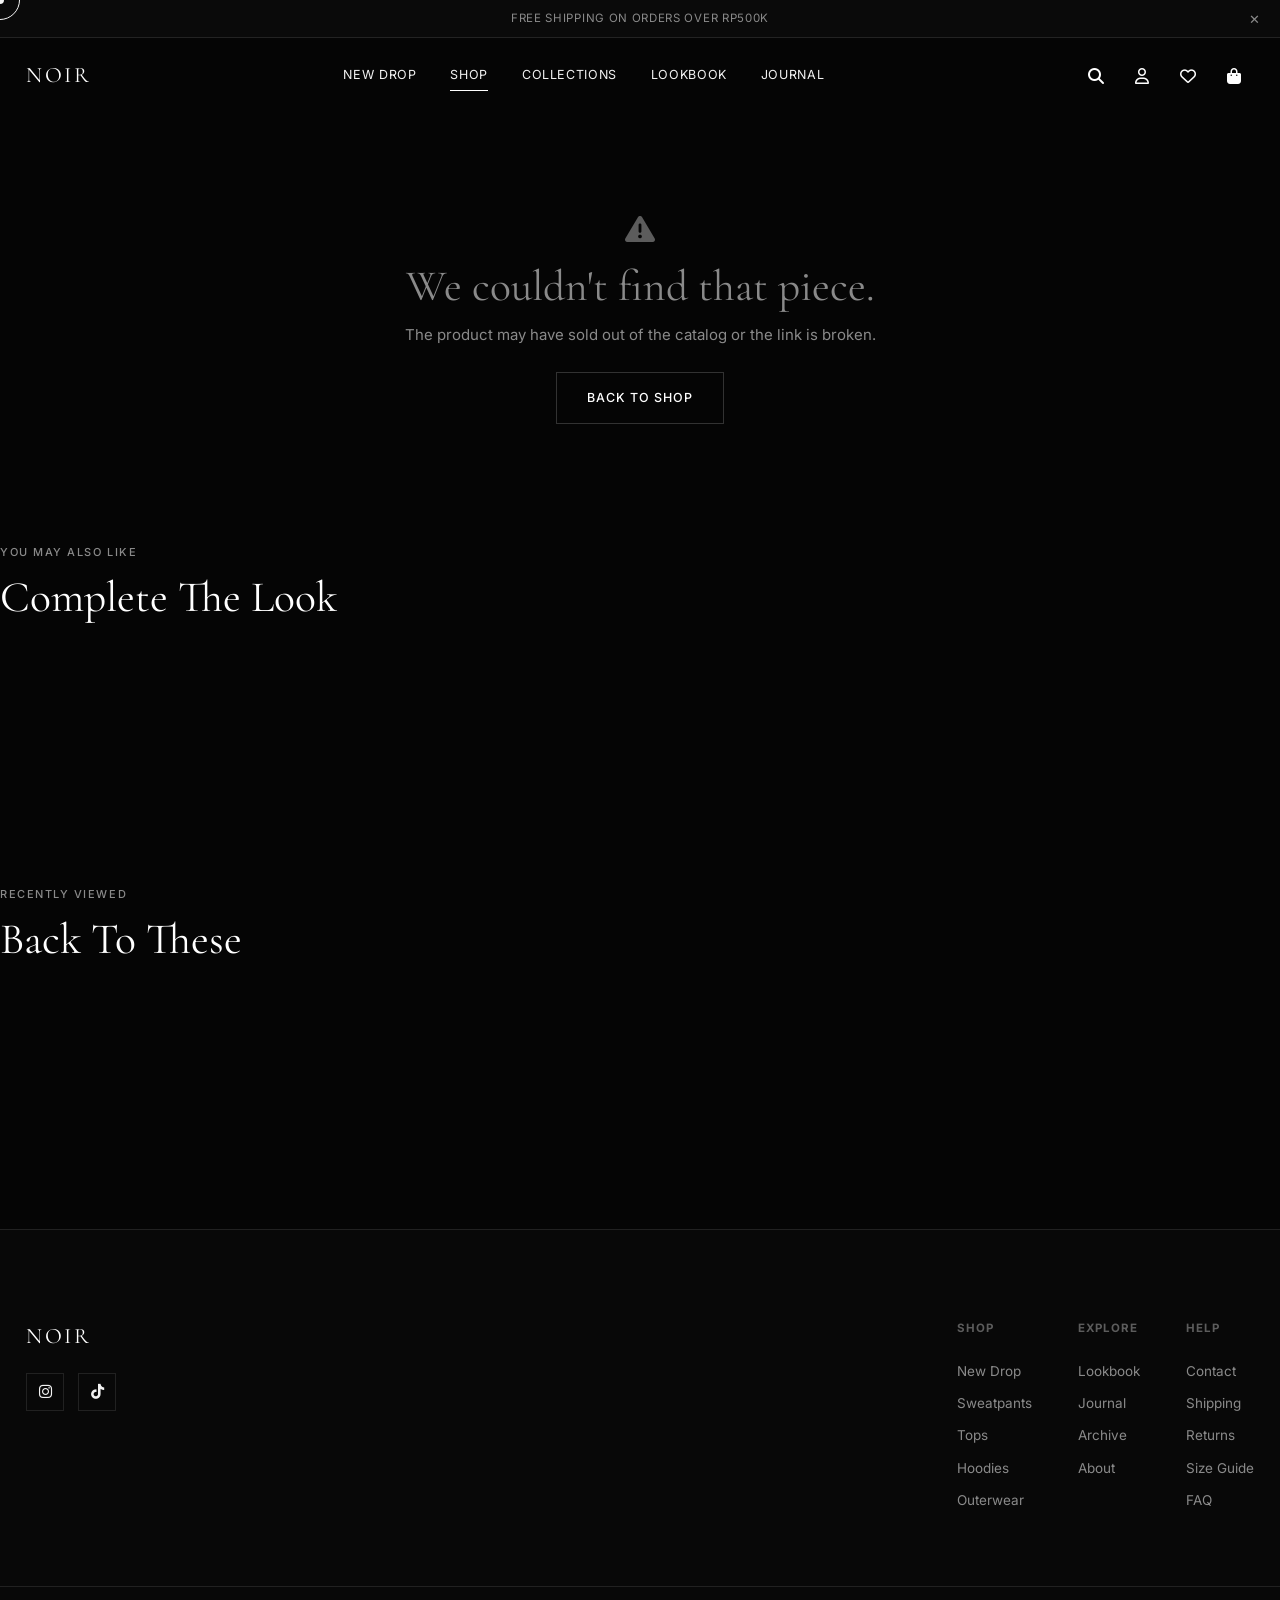
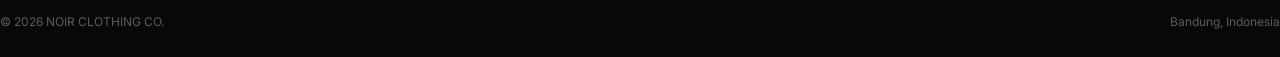
<file: NOIR/product.html>
<!DOCTYPE html>
<html lang="en">
<head>
<meta charset="UTF-8" />
<meta name="viewport" content="width=device-width, initial-scale=1.0" />
<title>Product — NOIR CLOTHING CO.</title>
<link rel="icon" href="assets/logo/noir-logo.jpg" />
<link rel="stylesheet" href="https://cdnjs.cloudflare.com/ajax/libs/font-awesome/6.5.2/css/all.min.css" />
<link rel="stylesheet" href="css/style.css" />
<link rel="stylesheet" href="css/animations.css" />
<link rel="stylesheet" href="css/responsive.css" />
</head>
<body>

<div class="announce" data-announce>
  <span>FREE SHIPPING ON ORDERS OVER RP500K</span>
  <button class="announce-close" data-announce-close aria-label="Dismiss">✕</button>
</div>

<header class="site-header">
  <div class="navbar container is-scrolled" data-navbar>
    <a href="index.html" class="nav-logo">NOIR</a>
    <nav class="nav-center">
      <a href="shop.html?category=all">NEW DROP</a>
      <a href="shop.html" class="is-active">SHOP</a>
      <a href="shop.html">COLLECTIONS</a>
      <a href="shop.html">LOOKBOOK</a>
      <a href="shop.html">JOURNAL</a>
    </nav>
    <div class="nav-right">
      <button class="icon-btn" data-search-open aria-label="Search"><i class="fa-solid fa-magnifying-glass"></i></button>
      <a href="account.html" class="icon-btn" aria-label="Account"><i class="fa-regular fa-user"></i></a>
      <a href="wishlist.html" class="icon-btn" aria-label="Wishlist">
        <i class="fa-regular fa-heart"></i>
        <span class="count" data-wishlist-count>0</span>
      </a>
      <button class="icon-btn" data-cart-open aria-label="Bag">
        <i class="fa-solid fa-bag-shopping"></i>
        <span class="count" data-cart-count>0</span>
      </button>
      <button class="nav-burger" data-burger aria-label="Menu"><i class="fa-solid fa-bars"></i></button>
    </div>
  </div>
</header>

<div class="search-overlay" data-search-overlay>
  <button class="search-close" data-search-close aria-label="Close search"><i class="fa-solid fa-xmark"></i></button>
  <div class="search-box">
    <input type="text" placeholder="Search pieces, categories, SKUs…" autocomplete="off" />
    <div class="search-results" data-search-results></div>
  </div>
</div>

<div class="mobile-menu" data-mobile-menu>
  <button class="mobile-menu-close" data-mobile-menu-close aria-label="Close menu"><i class="fa-solid fa-xmark"></i></button>
  <nav>
    <a href="shop.html?category=all">New Drop</a>
    <a href="shop.html">Shop</a>
    <a href="shop.html">Collections</a>
    <a href="shop.html">Lookbook</a>
    <a href="shop.html">Journal</a>
  </nav>
  <div class="mobile-menu-foot">
    <a href="account.html">Account</a>
    <a href="wishlist.html">Wishlist</a>
  </div>
</div>

<div class="overlay-scrim" data-scrim></div>

<aside class="cart-drawer" data-cart-drawer>
  <div class="drawer-head">
    <h3>YOUR BAG</h3>
    <button class="icon-btn" data-cart-close aria-label="Close bag"><i class="fa-solid fa-xmark"></i></button>
  </div>
  <div class="drawer-items" data-cart-drawer-items></div>
  <div class="drawer-foot" data-cart-drawer-foot>
    <div class="drawer-subtotal"><span>Subtotal</span><strong data-cart-subtotal>Rp0</strong></div>
    <div class="drawer-actions">
      <a href="cart.html" class="btn btn-outline btn-full">VIEW BAG</a>
      <a href="checkout.html" class="btn btn-primary btn-full">CHECKOUT →</a>
    </div>
  </div>
</aside>

<main>
  <div data-product-root></div>

  <section class="related-section container">
    <div class="section-head reveal">
      <div>
        <span class="eyebrow">YOU MAY ALSO LIKE</span>
        <h2 class="display-md">Complete The Look</h2>
      </div>
    </div>
    <div class="product-grid" data-related-grid style="grid-template-columns:repeat(4,1fr);"></div>
  </section>

  <section class="recently-viewed container" data-recently-viewed-section>
    <div class="section-head reveal">
      <div>
        <span class="eyebrow">RECENTLY VIEWED</span>
        <h2 class="display-md">Back To These</h2>
      </div>
    </div>
    <div class="product-grid" data-recently-viewed-grid style="grid-template-columns:repeat(4,1fr);"></div>
  </section>
</main>

<footer class="site-footer">
  <div class="container footer-top">
    <div class="footer-brand">
      <span class="nav-logo">NOIR</span>
      <div class="footer-social">
        <a href="https://www.instagram.com/noir.wearofficial/?utm_source=ig_web_button_share_sheet" aria-label="Instagram"><i class="fa-brands fa-instagram"></i></a>
        <a href="#" aria-label="TikTok"><i class="fa-brands fa-tiktok"></i></a>
      </div>
    </div>
    <div class="footer-cols">
      <div class="footer-col">
        <h4>SHOP</h4>
        <a href="shop.html?category=all">New Drop</a>
        <a href="shop.html?category=sweatpants">Sweatpants</a>
        <a href="shop.html?category=tops">Tops</a>
        <a href="shop.html?category=hoodies">Hoodies</a>
        <a href="shop.html?category=outerwear">Outerwear</a>
      </div>
      <div class="footer-col">
        <h4>EXPLORE</h4>
        <a href="shop.html">Lookbook</a>
        <a href="shop.html">Journal</a>
        <a href="shop.html">Archive</a>
        <a href="shop.html">About</a>
      </div>
      <div class="footer-col">
        <h4>HELP</h4>
        <span>Contact</span>
        <span>Shipping</span>
        <span>Returns</span>
        <span>Size Guide</span>
        <span>FAQ</span>
      </div>
    </div>
  </div>
  <div class="container footer-bottom">
    <span>© 2026 NOIR CLOTHING CO.</span>
    <span>Bandung, Indonesia</span>
  </div>
</footer>

<script src="js/products.js"></script>
<script src="js/wishlist.js"></script>
<script src="js/cart.js"></script>
<script src="js/app.js"></script>
<script src="js/animations.js"></script>
<script src="js/product.js"></script>
</body>
</html>
</file>
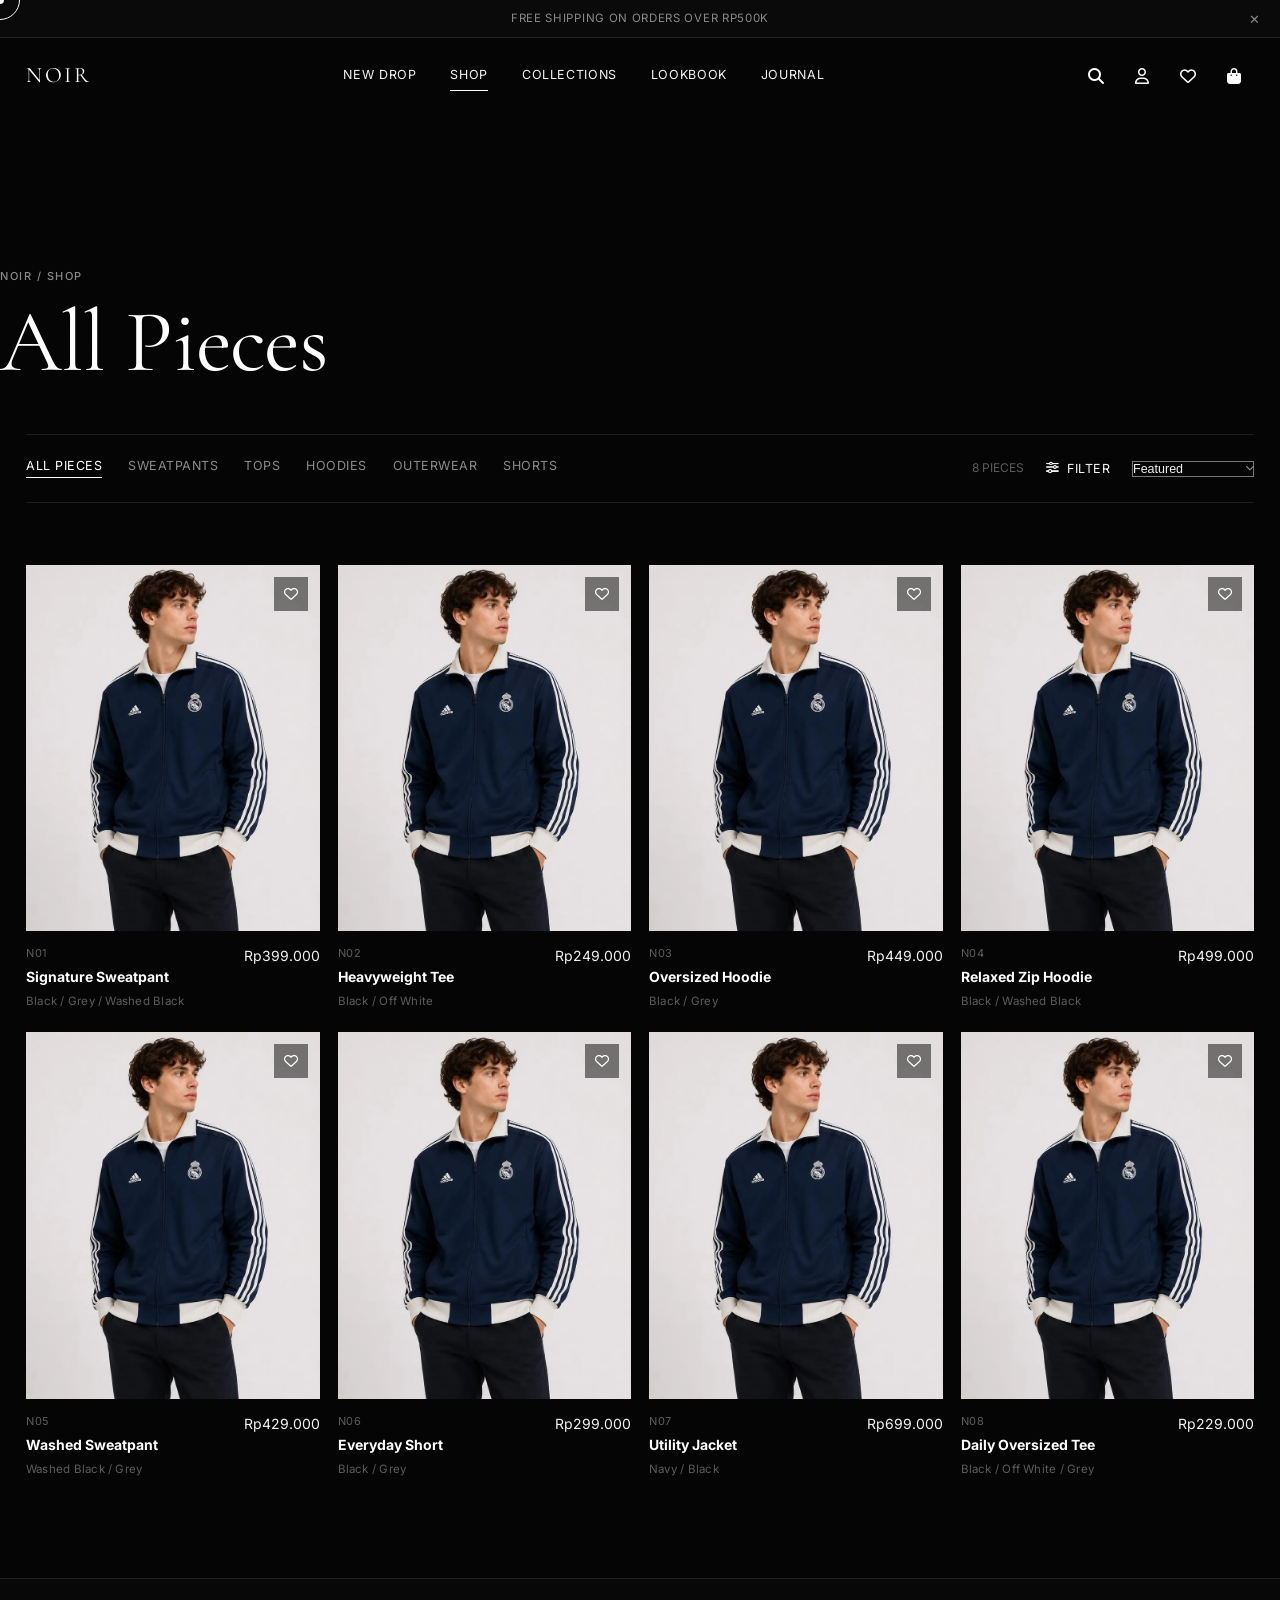
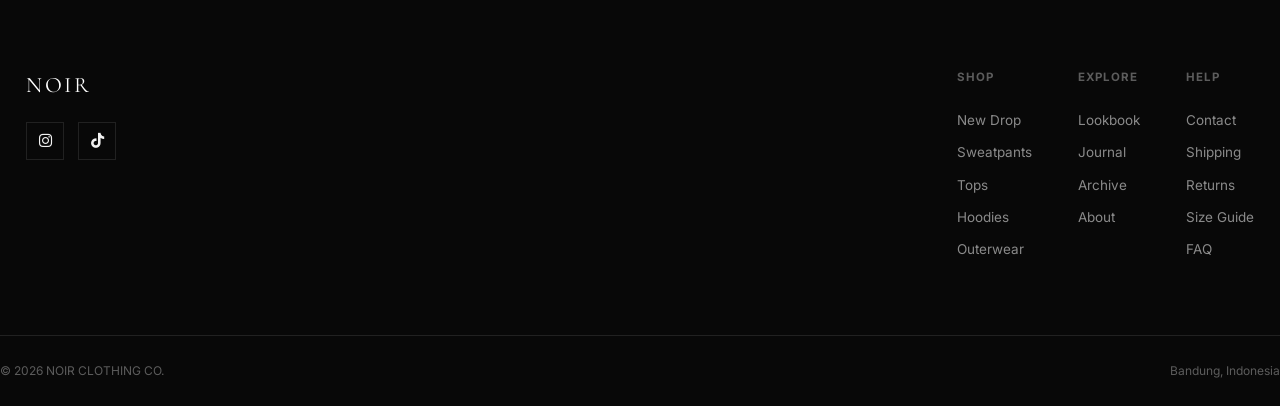
<file: NOIR/shop.html>
<!DOCTYPE html>
<html lang="en">
<head>
<meta charset="UTF-8" />
<meta name="viewport" content="width=device-width, initial-scale=1.0" />
<title>Shop — NOIR CLOTHING CO.</title>
<link rel="icon" href="assets/logo/noir-logo.jpg" />
<link rel="stylesheet" href="https://cdnjs.cloudflare.com/ajax/libs/font-awesome/6.5.2/css/all.min.css" />
<link rel="stylesheet" href="css/style.css" />
<link rel="stylesheet" href="css/animations.css" />
<link rel="stylesheet" href="css/responsive.css" />
</head>
<body>

<div class="announce" data-announce>
  <span>FREE SHIPPING ON ORDERS OVER RP500K</span>
  <button class="announce-close" data-announce-close aria-label="Dismiss">✕</button>
</div>

<header class="site-header">
  <div class="navbar container is-scrolled" data-navbar>
    <a href="index.html" class="nav-logo">NOIR</a>
    <nav class="nav-center">
      <a href="shop.html?category=all">NEW DROP</a>
      <a href="shop.html" class="is-active">SHOP</a>
      <a href="shop.html">COLLECTIONS</a>
      <a href="shop.html">LOOKBOOK</a>
      <a href="shop.html">JOURNAL</a>
    </nav>
    <div class="nav-right">
      <button class="icon-btn" data-search-open aria-label="Search"><i class="fa-solid fa-magnifying-glass"></i></button>
      <a href="account.html" class="icon-btn" aria-label="Account"><i class="fa-regular fa-user"></i></a>
      <a href="wishlist.html" class="icon-btn" aria-label="Wishlist">
        <i class="fa-regular fa-heart"></i>
        <span class="count" data-wishlist-count>0</span>
      </a>
      <button class="icon-btn" data-cart-open aria-label="Bag">
        <i class="fa-solid fa-bag-shopping"></i>
        <span class="count" data-cart-count>0</span>
      </button>
      <button class="nav-burger" data-burger aria-label="Menu"><i class="fa-solid fa-bars"></i></button>
    </div>
  </div>
</header>

<div class="search-overlay" data-search-overlay>
  <button class="search-close" data-search-close aria-label="Close search"><i class="fa-solid fa-xmark"></i></button>
  <div class="search-box">
    <input type="text" placeholder="Search pieces, categories, SKUs…" autocomplete="off" />
    <div class="search-results" data-search-results></div>
  </div>
</div>

<div class="mobile-menu" data-mobile-menu>
  <button class="mobile-menu-close" data-mobile-menu-close aria-label="Close menu"><i class="fa-solid fa-xmark"></i></button>
  <nav>
    <a href="shop.html?category=all">New Drop</a>
    <a href="shop.html">Shop</a>
    <a href="shop.html">Collections</a>
    <a href="shop.html">Lookbook</a>
    <a href="shop.html">Journal</a>
  </nav>
  <div class="mobile-menu-foot">
    <a href="account.html">Account</a>
    <a href="wishlist.html">Wishlist</a>
  </div>
</div>

<div class="overlay-scrim" data-scrim></div>

<aside class="cart-drawer" data-cart-drawer>
  <div class="drawer-head">
    <h3>YOUR BAG</h3>
    <button class="icon-btn" data-cart-close aria-label="Close bag"><i class="fa-solid fa-xmark"></i></button>
  </div>
  <div class="drawer-items" data-cart-drawer-items></div>
  <div class="drawer-foot" data-cart-drawer-foot>
    <div class="drawer-subtotal"><span>Subtotal</span><strong data-cart-subtotal>Rp0</strong></div>
    <div class="drawer-actions">
      <a href="cart.html" class="btn btn-outline btn-full">VIEW BAG</a>
      <a href="checkout.html" class="btn btn-primary btn-full">CHECKOUT →</a>
    </div>
  </div>
</aside>

<!-- FILTER DRAWER -->
<aside class="filter-drawer" data-filter-drawer>
  <div class="drawer-head">
    <h3>FILTER</h3>
    <button class="icon-btn" data-filter-close aria-label="Close filters"><i class="fa-solid fa-xmark"></i></button>
  </div>
  <div class="filter-body">
    <div class="filter-group">
      <h4>SIZE</h4>
      <div class="check-row" style="display:flex;gap:8px;">
        <!-- rendered as pills via CSS grid-free flex for compactness -->
      </div>
      <div style="display:flex;gap:8px;flex-wrap:wrap;">
        <label class="check-row" style="flex-direction:column;align-items:center;gap:4px;">
          <input type="checkbox" data-filter-size="S" />
          <span class="check-box" style="width:44px;height:36px;">S</span>
        </label>
        <label class="check-row" style="flex-direction:column;align-items:center;gap:4px;">
          <input type="checkbox" data-filter-size="M" />
          <span class="check-box" style="width:44px;height:36px;">M</span>
        </label>
        <label class="check-row" style="flex-direction:column;align-items:center;gap:4px;">
          <input type="checkbox" data-filter-size="L" />
          <span class="check-box" style="width:44px;height:36px;">L</span>
        </label>
        <label class="check-row" style="flex-direction:column;align-items:center;gap:4px;">
          <input type="checkbox" data-filter-size="XL" />
          <span class="check-box" style="width:44px;height:36px;">XL</span>
        </label>
        <label class="check-row" style="flex-direction:column;align-items:center;gap:4px;">
          <input type="checkbox" data-filter-size="XXL" />
          <span class="check-box" style="width:44px;height:36px;">XXL</span>
        </label>
      </div>
    </div>

    <div class="filter-group">
      <h4>COLOR</h4>
      <label class="check-row"><input type="checkbox" data-filter-color="Black" /><span class="check-box"><i class="fa-solid fa-check"></i></span>Black</label>
      <label class="check-row"><input type="checkbox" data-filter-color="Grey" /><span class="check-box"><i class="fa-solid fa-check"></i></span>Grey</label>
      <label class="check-row"><input type="checkbox" data-filter-color="Washed Black" /><span class="check-box"><i class="fa-solid fa-check"></i></span>Washed Black</label>
      <label class="check-row"><input type="checkbox" data-filter-color="Off White" /><span class="check-box"><i class="fa-solid fa-check"></i></span>Off White</label>
      <label class="check-row"><input type="checkbox" data-filter-color="Navy" /><span class="check-box"><i class="fa-solid fa-check"></i></span>Navy</label>
    </div>

    <div class="filter-group">
      <h4>PRICE</h4>
      <div class="range-row">
        <input type="range" min="200000" max="700000" step="10000" value="700000" data-price-range />
        <div class="range-values">
          <span>Rp200.000</span>
          <span data-price-value>Rp700.000</span>
        </div>
      </div>
    </div>

    <div class="filter-group">
      <h4>AVAILABILITY</h4>
      <label class="check-row"><input type="checkbox" /><span class="check-box"><i class="fa-solid fa-check"></i></span>In stock only</label>
    </div>
  </div>
  <div class="filter-foot">
    <button class="btn btn-outline btn-full" data-filter-clear-all>CLEAR ALL</button>
  </div>
</aside>

<main>
  <div class="page-header container">
    <span class="eyebrow">NOIR / SHOP</span>
    <h1 class="display-xl" data-shop-heading style="margin-top:14px;">All Pieces</h1>
  </div>

  <div class="container">
    <div class="shop-toolbar">
      <div class="shop-tabs">
        <button data-shop-tab="all">ALL PIECES</button>
        <button data-shop-tab="sweatpants">SWEATPANTS</button>
        <button data-shop-tab="tops">TOPS</button>
        <button data-shop-tab="hoodies">HOODIES</button>
        <button data-shop-tab="outerwear">OUTERWEAR</button>
        <button data-shop-tab="shorts">SHORTS</button>
      </div>
      <div class="shop-toolbar-right">
        <span class="result-count" data-result-count>8 PIECES</span>
        <button class="toolbar-btn" data-filter-open><i class="fa-solid fa-sliders"></i> FILTER</button>
        <div class="sort-select">
          <select data-sort-select aria-label="Sort products">
            <option value="featured">Featured</option>
            <option value="newest">Newest</option>
            <option value="price-asc">Price: Low to High</option>
            <option value="price-desc">Price: High to Low</option>
          </select>
        </div>
      </div>
    </div>

    <div class="active-filters" data-active-filters></div>

    <div class="product-grid" data-product-grid></div>
  </div>
</main>

<footer class="site-footer">
  <div class="container footer-top">
    <div class="footer-brand">
      <span class="nav-logo">NOIR</span>
      <div class="footer-social">
        <a href="https://www.instagram.com/noir.wearofficial/?utm_source=ig_web_button_share_sheet" aria-label="Instagram"><i class="fa-brands fa-instagram"></i></a>
        <a href="#" aria-label="TikTok"><i class="fa-brands fa-tiktok"></i></a>
      </div>
    </div>
    <div class="footer-cols">
      <div class="footer-col">
        <h4>SHOP</h4>
        <a href="shop.html?category=all">New Drop</a>
        <a href="shop.html?category=sweatpants">Sweatpants</a>
        <a href="shop.html?category=tops">Tops</a>
        <a href="shop.html?category=hoodies">Hoodies</a>
        <a href="shop.html?category=outerwear">Outerwear</a>
      </div>
      <div class="footer-col">
        <h4>EXPLORE</h4>
        <a href="shop.html">Lookbook</a>
        <a href="shop.html">Journal</a>
        <a href="shop.html">Archive</a>
        <a href="shop.html">About</a>
      </div>
      <div class="footer-col">
        <h4>HELP</h4>
        <span>Contact</span>
        <span>Shipping</span>
        <span>Returns</span>
        <span>Size Guide</span>
        <span>FAQ</span>
      </div>
    </div>
  </div>
  <div class="container footer-bottom">
    <span>© 2026 NOIR CLOTHING CO.</span>
    <span>Bandung, Indonesia</span>
  </div>
</footer>

<script src="js/products.js"></script>
<script src="js/wishlist.js"></script>
<script src="js/cart.js"></script>
<script src="js/app.js"></script>
<script src="js/animations.js"></script>
<script src="js/shop.js"></script>
</body>
</html>
</file>
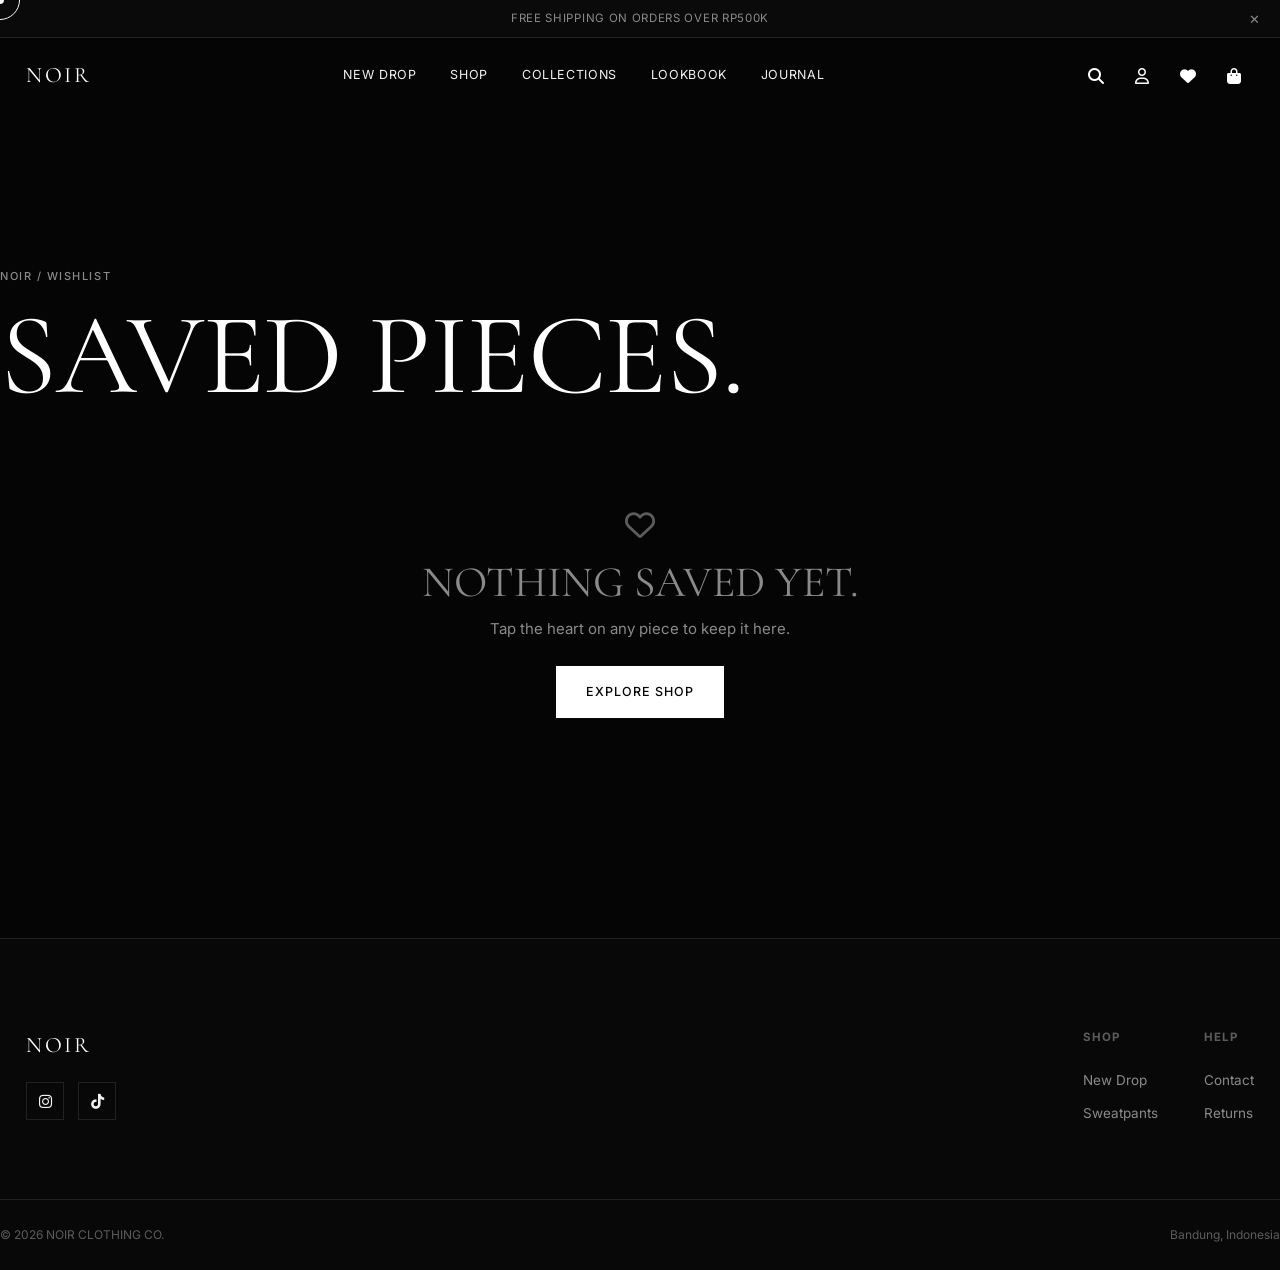
<file: NOIR/wishlist.html>
<!DOCTYPE html>
<html lang="en">
<head>
<meta charset="UTF-8" />
<meta name="viewport" content="width=device-width, initial-scale=1.0" />
<title>Saved Pieces — NOIR CLOTHING CO.</title>
<link rel="icon" href="assets/logo/noir-logo.jpg" />
<link rel="stylesheet" href="https://cdnjs.cloudflare.com/ajax/libs/font-awesome/6.5.2/css/all.min.css" />
<link rel="stylesheet" href="css/style.css" />
<link rel="stylesheet" href="css/animations.css" />
<link rel="stylesheet" href="css/responsive.css" />
</head>
<body>

<div class="announce" data-announce>
  <span>FREE SHIPPING ON ORDERS OVER RP500K</span>
  <button class="announce-close" data-announce-close aria-label="Dismiss">✕</button>
</div>

<header class="site-header">
  <div class="navbar container is-scrolled" data-navbar>
    <a href="index.html" class="nav-logo">NOIR</a>
    <nav class="nav-center">
      <a href="shop.html?category=all">NEW DROP</a>
      <a href="shop.html">SHOP</a>
      <a href="shop.html">COLLECTIONS</a>
      <a href="shop.html">LOOKBOOK</a>
      <a href="shop.html">JOURNAL</a>
    </nav>
    <div class="nav-right">
      <button class="icon-btn" data-search-open aria-label="Search"><i class="fa-solid fa-magnifying-glass"></i></button>
      <a href="account.html" class="icon-btn" aria-label="Account"><i class="fa-regular fa-user"></i></a>
      <a href="wishlist.html" class="icon-btn" aria-label="Wishlist">
        <i class="fa-solid fa-heart"></i>
        <span class="count" data-wishlist-count>0</span>
      </a>
      <button class="icon-btn" data-cart-open aria-label="Bag">
        <i class="fa-solid fa-bag-shopping"></i>
        <span class="count" data-cart-count>0</span>
      </button>
      <button class="nav-burger" data-burger aria-label="Menu"><i class="fa-solid fa-bars"></i></button>
    </div>
  </div>
</header>

<div class="search-overlay" data-search-overlay>
  <button class="search-close" data-search-close aria-label="Close search"><i class="fa-solid fa-xmark"></i></button>
  <div class="search-box">
    <input type="text" placeholder="Search pieces, categories, SKUs…" autocomplete="off" />
    <div class="search-results" data-search-results></div>
  </div>
</div>

<div class="mobile-menu" data-mobile-menu>
  <button class="mobile-menu-close" data-mobile-menu-close aria-label="Close menu"><i class="fa-solid fa-xmark"></i></button>
  <nav>
    <a href="shop.html?category=all">New Drop</a>
    <a href="shop.html">Shop</a>
    <a href="shop.html">Collections</a>
    <a href="shop.html">Lookbook</a>
    <a href="shop.html">Journal</a>
  </nav>
  <div class="mobile-menu-foot">
    <a href="account.html">Account</a>
    <a href="wishlist.html">Wishlist</a>
  </div>
</div>

<div class="overlay-scrim" data-scrim></div>

<aside class="cart-drawer" data-cart-drawer>
  <div class="drawer-head">
    <h3>YOUR BAG</h3>
    <button class="icon-btn" data-cart-close aria-label="Close bag"><i class="fa-solid fa-xmark"></i></button>
  </div>
  <div class="drawer-items" data-cart-drawer-items></div>
  <div class="drawer-foot" data-cart-drawer-foot>
    <div class="drawer-subtotal"><span>Subtotal</span><strong data-cart-subtotal>Rp0</strong></div>
    <div class="drawer-actions">
      <a href="cart.html" class="btn btn-outline btn-full">VIEW BAG</a>
      <a href="checkout.html" class="btn btn-primary btn-full">CHECKOUT →</a>
    </div>
  </div>
</aside>

<main>
  <div class="wishlist-page container">
    <span class="eyebrow">NOIR / WISHLIST</span>
    <h1 class="display-xl" style="margin-top:14px;">SAVED PIECES.</h1>

    <div data-wishlist-grid class="product-grid" style="margin-top:56px;"></div>

    <div data-wishlist-empty class="state-empty" style="display:none;">
      <i class="fa-regular fa-heart"></i>
      <p class="display-md" style="margin-bottom:12px;">NOTHING SAVED YET.</p>
      <p>Tap the heart on any piece to keep it here.</p>
      <a href="shop.html" class="btn btn-primary">EXPLORE SHOP</a>
    </div>
  </div>
</main>

<footer class="site-footer">
  <div class="container footer-top">
    <div class="footer-brand">
      <span class="nav-logo">NOIR</span>
      <div class="footer-social">
        <a href="https://www.instagram.com/noir.wearofficial/?utm_source=ig_web_button_share_sheet" aria-label="Instagram"><i class="fa-brands fa-instagram"></i></a>
        <a href="#" aria-label="TikTok"><i class="fa-brands fa-tiktok"></i></a>
      </div>
    </div>
    <div class="footer-cols">
      <div class="footer-col">
        <h4>SHOP</h4>
        <a href="shop.html?category=all">New Drop</a>
        <a href="shop.html?category=sweatpants">Sweatpants</a>
      </div>
      <div class="footer-col">
        <h4>HELP</h4>
        <span>Contact</span>
        <span>Returns</span>
      </div>
    </div>
  </div>
  <div class="container footer-bottom">
    <span>© 2026 NOIR CLOTHING CO.</span>
    <span>Bandung, Indonesia</span>
  </div>
</footer>

<script src="js/products.js"></script>
<script src="js/wishlist.js"></script>
<script src="js/cart.js"></script>
<script src="js/app.js"></script>
<script src="js/animations.js"></script>
<script>
  document.addEventListener("DOMContentLoaded", () => {
    const grid = document.querySelector("[data-wishlist-grid]");
    const empty = document.querySelector("[data-wishlist-empty]");
    const products = NOIR.getWishlistProducts();
    if (!products.length) {
      grid.style.display = "none";
      empty.style.display = "block";
      return;
    }
    grid.innerHTML = products.map(NOIR.renderProductCard).join("");
    NOIR.wireProductCards(grid);
    NOIR.observeReveal(grid);
  });
</script>
</body>
</html>
</file>
<file: NOIR/css/style.css>
/* ==========================================================================
   NOIR CLOTHING CO. — Core Stylesheet
   Dark editorial streetwear. Token system + layout + components.
   ========================================================================== */

@import url("https://fonts.googleapis.com/css2?family=Cormorant+Garamond:ital,wght@0,300;0,400;0,500;1,400&family=Inter:wght@400;500;600&display=swap");

:root {
  /* surfaces */
  --bg: #050505;
  --bg-alt: #080808;
  --bg-raised: #0c0c0c;
  --surface-1: #111111;
  --surface-2: #151515;
  --surface-3: #1a1a1a;

  /* text */
  --text: #f2f2f2;
  --text-strong: #ffffff;
  --text-muted: #8a8a8a;
  --text-faint: #5c5c5c;

  /* lines */
  --border: rgba(255, 255, 255, 0.1);
  --border-strong: rgba(255, 255, 255, 0.18);

  /* type */
  --font-display: "Cormorant Garamond", "Times New Roman", serif;
  --font-ui: "Inter", "Helvetica Neue", Arial, sans-serif;

  /* motion */
  --ease: cubic-bezier(0.22, 1, 0.36, 1);
  --dur-fast: 0.25s;
  --dur-med: 0.5s;
  --dur-slow: 0.9s;

  /* layout */
  --gutter: 32px;
  --nav-h: 76px;
  --announce-h: 38px;
}

/* -------------------------------------------------------------------------
   Reset
   ------------------------------------------------------------------------- */
* {
  margin: 0;
  padding: 0;
  box-sizing: border-box;
}

html {
  background: var(--bg);
  scroll-behavior: smooth;
}

body {
  background: var(--bg);
  color: var(--text);
  font-family: var(--font-ui);
  font-size: 15px;
  line-height: 1.5;
  overflow-x: hidden;
  min-height: 100vh;
}

img {
  display: block;
  max-width: 100%;
  height: auto;
}

a {
  color: inherit;
  text-decoration: none;
}

button,
input {
  font-family: inherit;
  color: inherit;
  background: none;
  border: none;
}

button {
  cursor: pointer;
}

ul {
  list-style: none;
}

::selection {
  background: var(--text-strong);
  color: var(--bg);
}

:focus-visible {
  outline: 1px solid var(--text-strong);
  outline-offset: 3px;
}

.container {
  width: 100%;
  max-width: 1600px;
  margin: 0 auto;
  padding: 0 var(--gutter);
}

.visually-hidden {
  position: absolute;
  width: 1px;
  height: 1px;
  overflow: hidden;
  clip: rect(0 0 0 0);
}

/* -------------------------------------------------------------------------
   Typography helpers
   ------------------------------------------------------------------------- */
.eyebrow {
  font-family: var(--font-ui);
  font-size: 11px;
  letter-spacing: 0.14em;
  color: var(--text-muted);
  font-weight: 500;
}

.display-xl {
  font-family: var(--font-display);
  font-weight: 400;
  line-height: 0.95;
  letter-spacing: -0.01em;
  font-size: clamp(3.2rem, 9vw, 8rem);
  color: var(--text-strong);
}

.display-lg {
  font-family: var(--font-display);
  font-weight: 400;
  line-height: 1;
  font-size: clamp(2.4rem, 5.5vw, 4.6rem);
  color: var(--text-strong);
}

.display-md {
  font-family: var(--font-display);
  font-weight: 400;
  line-height: 1.05;
  font-size: clamp(1.8rem, 3.4vw, 2.8rem);
  color: var(--text-strong);
}

.body-text {
  font-size: 15px;
  color: var(--text-muted);
  line-height: 1.7;
  max-width: 46ch;
}

.meta-text {
  font-size: 12px;
  color: var(--text-muted);
  letter-spacing: 0.03em;
}

.link-arrow {
  display: inline-flex;
  align-items: center;
  gap: 10px;
  font-size: 13px;
  letter-spacing: 0.04em;
  color: var(--text-strong);
  padding-bottom: 4px;
  border-bottom: 1px solid var(--border-strong);
  transition: gap var(--dur-fast) var(--ease), border-color var(--dur-fast) var(--ease);
}
.link-arrow i {
  transition: transform var(--dur-fast) var(--ease);
  font-size: 11px;
}
.link-arrow:hover {
  gap: 16px;
  border-color: var(--text-strong);
}

/* -------------------------------------------------------------------------
   Buttons
   ------------------------------------------------------------------------- */
.btn {
  display: inline-flex;
  align-items: center;
  justify-content: center;
  gap: 10px;
  height: 52px;
  padding: 0 30px;
  font-size: 12.5px;
  letter-spacing: 0.08em;
  font-weight: 500;
  white-space: nowrap;
  transition: background var(--dur-fast) var(--ease), color var(--dur-fast) var(--ease), border-color var(--dur-fast) var(--ease);
}

.btn-primary {
  background: var(--text-strong);
  color: var(--bg);
}
.btn-primary:hover {
  background: var(--text-muted);
}

.btn-outline {
  background: transparent;
  border: 1px solid var(--border-strong);
  color: var(--text-strong);
}
.btn-outline:hover {
  border-color: var(--text-strong);
  background: rgba(255, 255, 255, 0.04);
}

.btn-full {
  width: 100%;
}

.btn[disabled] {
  opacity: 0.35;
  pointer-events: none;
}

.icon-btn {
  width: 40px;
  height: 40px;
  display: inline-flex;
  align-items: center;
  justify-content: center;
  font-size: 16px;
  color: var(--text-strong);
  position: relative;
  transition: opacity var(--dur-fast) var(--ease);
}
.icon-btn:hover {
  opacity: 0.6;
}
.icon-btn .count {
  position: absolute;
  top: 2px;
  right: 2px;
  min-width: 15px;
  height: 15px;
  padding: 0 3px;
  border-radius: 50%;
  background: var(--text-strong);
  color: var(--bg);
  font-size: 9px;
  font-weight: 600;
  display: flex;
  align-items: center;
  justify-content: center;
  font-family: var(--font-ui);
}

/* -------------------------------------------------------------------------
   Announcement bar
   ------------------------------------------------------------------------- */
.announce {
  height: var(--announce-h);
  background: #0a0a0a;
  border-bottom: 1px solid var(--border);
  display: flex;
  align-items: center;
  justify-content: center;
  gap: 18px;
  font-size: 11.5px;
  letter-spacing: 0.06em;
  color: var(--text-muted);
  position: relative;
}
.announce.is-hidden {
  display: none;
}
.announce-close {
  position: absolute;
  right: 20px;
  font-size: 13px;
  color: var(--text-muted);
}
.announce-close:hover {
  color: var(--text-strong);
}

/* -------------------------------------------------------------------------
   Navbar
   ------------------------------------------------------------------------- */
.site-header {
  position: sticky;
  top: 0;
  z-index: 200;
  width: 100%;
}

.navbar {
  height: var(--nav-h);
  display: flex;
  align-items: center;
  justify-content: space-between;
  background: transparent;
  border-bottom: 1px solid transparent;
  transition: background var(--dur-med) var(--ease), border-color var(--dur-med) var(--ease),
    backdrop-filter var(--dur-med) var(--ease), height var(--dur-med) var(--ease);
}

.navbar.is-scrolled {
  background: rgba(5, 5, 5, 0.78);
  backdrop-filter: blur(14px);
  -webkit-backdrop-filter: blur(14px);
  border-color: var(--border);
  height: 66px;
}

.nav-logo {
  font-family: var(--font-display);
  font-size: 22px;
  letter-spacing: 0.12em;
  color: var(--text-strong);
}

.nav-center {
  display: flex;
  gap: 34px;
}
.nav-center a {
  font-size: 12.5px;
  letter-spacing: 0.05em;
  color: var(--text);
  position: relative;
  padding: 6px 0;
}
.nav-center a::after {
  content: "";
  position: absolute;
  left: 0;
  bottom: 0;
  width: 0;
  height: 1px;
  background: var(--text-strong);
  transition: width var(--dur-fast) var(--ease);
}
.nav-center a:hover::after,
.nav-center a.is-active::after {
  width: 100%;
}

.nav-right {
  display: flex;
  align-items: center;
  gap: 6px;
}

.nav-burger {
  display: none;
  width: 40px;
  height: 40px;
  align-items: center;
  justify-content: center;
  font-size: 18px;
  color: var(--text-strong);
}

/* Search overlay */
.search-overlay {
  position: fixed;
  inset: 0;
  z-index: 500;
  background: rgba(5, 5, 5, 0.96);
  backdrop-filter: blur(6px);
  display: flex;
  align-items: flex-start;
  justify-content: center;
  padding-top: 18vh;
  opacity: 0;
  pointer-events: none;
  transition: opacity var(--dur-med) var(--ease);
}
.search-overlay.is-open {
  opacity: 1;
  pointer-events: auto;
}
.search-box {
  width: min(680px, 88vw);
}
.search-box input {
  width: 100%;
  background: transparent;
  border: none;
  border-bottom: 1px solid var(--border-strong);
  padding: 14px 0;
  font-family: var(--font-display);
  font-size: clamp(1.6rem, 4vw, 2.4rem);
  color: var(--text-strong);
}
.search-box input::placeholder {
  color: var(--text-faint);
}
.search-close {
  position: absolute;
  top: 32px;
  right: 32px;
  font-size: 20px;
  color: var(--text-muted);
}
.search-close:hover {
  color: var(--text-strong);
}
.search-results {
  margin-top: 28px;
  display: flex;
  flex-direction: column;
  gap: 2px;
}
.search-results a {
  display: flex;
  justify-content: space-between;
  padding: 14px 0;
  border-bottom: 1px solid var(--border);
  font-size: 14px;
}
.search-results a:hover {
  color: var(--text-muted);
}
.search-empty {
  margin-top: 24px;
  color: var(--text-faint);
  font-size: 13px;
}

/* Mobile menu */
.mobile-menu {
  position: fixed;
  inset: 0;
  z-index: 400;
  background: var(--bg);
  display: flex;
  flex-direction: column;
  justify-content: center;
  padding: 0 28px;
  transform: translateY(-100%);
  transition: transform var(--dur-med) var(--ease);
}
.mobile-menu.is-open {
  transform: translateY(0);
}
.mobile-menu-close {
  position: absolute;
  top: 24px;
  right: 24px;
  font-size: 20px;
  color: var(--text-strong);
}
.mobile-menu nav {
  display: flex;
  flex-direction: column;
  gap: 6px;
}
.mobile-menu nav a {
  font-family: var(--font-display);
  font-size: 2.4rem;
  color: var(--text-strong);
  padding: 10px 0;
  border-bottom: 1px solid var(--border);
}
.mobile-menu-foot {
  display: flex;
  gap: 24px;
  margin-top: 40px;
}
.mobile-menu-foot a {
  font-size: 13px;
  color: var(--text-muted);
}

/* -------------------------------------------------------------------------
   Hero
   ------------------------------------------------------------------------- */
.hero {
  position: relative;
  height: calc(100vh - var(--announce-h));
  min-height: 560px;
  display: flex;
  align-items: flex-end;
  overflow: hidden;
}

.hero-media {
  position: absolute;
  inset: 0;
  z-index: 0;
}
.hero-media img {
  width: 100%;
  height: 100%;
  object-fit: cover;
  transform: scale(1.06);
  transition: transform 3.5s var(--ease);
}
.hero.is-loaded .hero-media img {
  transform: scale(1);
}
.hero-media::after {
  content: "";
  position: absolute;
  inset: 0;
  background: linear-gradient(
    180deg,
    rgba(5, 5, 5, 0.55) 0%,
    rgba(5, 5, 5, 0.25) 35%,
    rgba(5, 5, 5, 0.85) 100%
  );
}

.hero-content {
  position: relative;
  z-index: 1;
  width: 100%;
  padding: 0 var(--gutter) 72px;
  display: flex;
  align-items: flex-end;
  justify-content: space-between;
  gap: 40px;
}

.hero-copy .eyebrow {
  color: var(--text-muted);
  margin-bottom: 18px;
  opacity: 0;
  transform: translateY(14px);
}
.hero-headline {
  overflow: hidden;
}
.hero-headline span {
  display: block;
  opacity: 0;
  transform: translateY(110%);
}
.hero-copy p {
  margin-top: 22px;
  max-width: 40ch;
  color: var(--text-muted);
  opacity: 0;
  transform: translateY(14px);
}
.hero-copy .btn {
  margin-top: 30px;
  opacity: 0;
  transform: translateY(14px);
}

.hero.is-loaded .hero-copy .eyebrow,
.hero.is-loaded .hero-copy p,
.hero.is-loaded .hero-copy .btn {
  transition: opacity var(--dur-slow) var(--ease), transform var(--dur-slow) var(--ease);
  opacity: 1;
  transform: translateY(0);
}
.hero.is-loaded .hero-copy .eyebrow { transition-delay: 0.55s; }
.hero.is-loaded .hero-headline span { transition-delay: 0.7s; }
.hero.is-loaded .hero-copy p { transition-delay: 1.05s; }
.hero.is-loaded .hero-copy .btn { transition-delay: 1.2s; }

.hero.is-loaded .hero-headline span {
  transition: transform var(--dur-slow) var(--ease), opacity var(--dur-slow) var(--ease);
  opacity: 1;
  transform: translateY(0);
}

.hero-aside {
  display: flex;
  flex-direction: column;
  align-items: flex-end;
  gap: 18px;
  opacity: 0;
  transition: opacity var(--dur-slow) var(--ease);
  transition-delay: 1.3s;
}
.hero.is-loaded .hero-aside {
  opacity: 1;
}
.hero-count {
  font-family: var(--font-display);
  font-size: 14px;
  letter-spacing: 0.1em;
  color: var(--text-muted);
}
.hero-scroll {
  display: flex;
  align-items: center;
  gap: 10px;
  font-size: 11px;
  letter-spacing: 0.1em;
  color: var(--text-muted);
  writing-mode: vertical-rl;
}
.hero-scroll i {
  writing-mode: horizontal-tb;
  animation: bob 2s ease-in-out infinite;
}

/* -------------------------------------------------------------------------
   Section scaffolding
   ------------------------------------------------------------------------- */
section {
  position: relative;
}

.section-pad {
  padding: 120px 0;
}
.section-pad-sm {
  padding: 80px 0;
}

.section-head {
  display: flex;
  align-items: flex-end;
  justify-content: space-between;
  gap: 24px;
  margin-bottom: 56px;
}
.section-head .eyebrow {
  margin-bottom: 14px;
  display: block;
}

.divider {
  height: 1px;
  background: var(--border);
  width: 100%;
}

/* Drop section */
.drop-section {
  background: var(--bg-alt);
}
.drop-grid {
  display: grid;
  grid-template-columns: 1.4fr 1fr;
  gap: 60px;
  align-items: end;
  margin-bottom: 70px;
}
.drop-facts {
  display: flex;
  flex-direction: column;
  gap: 10px;
  border-left: 1px solid var(--border);
  padding-left: 26px;
}
.drop-facts span {
  font-size: 13px;
  color: var(--text-muted);
  letter-spacing: 0.04em;
}
.drop-facts .btn {
  margin-top: 18px;
  align-self: flex-start;
}

/* Horizontal product rail */
.rail-wrap {
  position: relative;
}
.rail {
  display: flex;
  gap: 22px;
  overflow-x: auto;
  scroll-snap-type: x proximity;
  padding-bottom: 8px;
  scrollbar-width: none;
}
.rail::-webkit-scrollbar {
  display: none;
}
.rail .product-card {
  min-width: 300px;
  scroll-snap-align: start;
}
.rail-controls {
  position: absolute;
  top: -84px;
  right: var(--gutter);
  display: flex;
  gap: 10px;
}
.rail-controls button {
  width: 42px;
  height: 42px;
  border: 1px solid var(--border-strong);
  color: var(--text-strong);
  display: flex;
  align-items: center;
  justify-content: center;
  transition: background var(--dur-fast) var(--ease);
}
.rail-controls button:hover {
  background: var(--surface-2);
}

.overlap-strip {
  margin-top: -90px;
}

/* -------------------------------------------------------------------------
   Product Card
   ------------------------------------------------------------------------- */
.product-card {
  position: relative;
  display: flex;
  flex-direction: column;
}
.product-media {
  position: relative;
  aspect-ratio: 4 / 5;
  overflow: hidden;
  background: var(--surface-1);
}
.product-media img {
  width: 100%;
  height: 100%;
  object-fit: cover;
  transition: opacity var(--dur-med) var(--ease), transform 1.2s var(--ease);
}
.product-media img.img-b {
  position: absolute;
  inset: 0;
  opacity: 0;
}
.product-card:hover .product-media img.img-a {
  opacity: 0;
}
.product-card:hover .product-media img {
  transform: scale(1.05);
}
.product-card:hover .product-media img.img-b {
  opacity: 1;
}

.wishlist-toggle {
  position: absolute;
  top: 12px;
  right: 12px;
  z-index: 2;
  width: 34px;
  height: 34px;
  display: flex;
  align-items: center;
  justify-content: center;
  background: rgba(5, 5, 5, 0.5);
  color: var(--text-strong);
  font-size: 14px;
  transition: transform var(--dur-fast) var(--ease);
}
.wishlist-toggle:hover {
  transform: scale(1.08);
}
.wishlist-toggle.is-active i {
  font-weight: 900;
}
.wishlist-toggle.is-active {
  color: var(--text-strong);
}
.wishlist-toggle i {
  font-weight: 400;
}
.wishlist-toggle.pulse {
  animation: heart-pulse 0.4s var(--ease);
}

.quick-add {
  position: absolute;
  left: 12px;
  right: 12px;
  bottom: 12px;
  z-index: 2;
  height: 42px;
  background: rgba(5, 5, 5, 0.72);
  backdrop-filter: blur(6px);
  color: var(--text-strong);
  font-size: 11.5px;
  letter-spacing: 0.06em;
  display: flex;
  align-items: center;
  justify-content: center;
  gap: 8px;
  opacity: 0;
  transform: translateY(8px);
  transition: opacity var(--dur-fast) var(--ease), transform var(--dur-fast) var(--ease);
}
.product-card:hover .quick-add {
  opacity: 1;
  transform: translateY(0);
}

.product-info {
  padding-top: 14px;
  display: flex;
  justify-content: space-between;
  gap: 12px;
  transition: transform var(--dur-fast) var(--ease);
}
.product-card:hover .product-info {
  transform: translateX(4px);
}
.product-sku {
  font-size: 11px;
  color: var(--text-faint);
  letter-spacing: 0.06em;
  display: block;
  margin-bottom: 4px;
}
.product-name {
  font-size: 14px;
  color: var(--text-strong);
}
.product-colors {
  font-size: 11.5px;
  color: var(--text-faint);
  margin-top: 6px;
  letter-spacing: 0.02em;
}
.product-price {
  font-size: 14px;
  color: var(--text);
  white-space: nowrap;
}

/* -------------------------------------------------------------------------
   Category section
   ------------------------------------------------------------------------- */
.category-grid {
  display: grid;
  grid-template-columns: repeat(4, 1fr);
}
.category-tile {
  position: relative;
  aspect-ratio: 3 / 4.4;
  overflow: hidden;
  border-right: 1px solid var(--border);
}
.category-tile:last-child {
  border-right: none;
}
.category-tile img {
  position: absolute;
  inset: 0;
  width: 100%;
  height: 100%;
  object-fit: cover;
  transform: scale(1.02);
  transition: transform 1s var(--ease), filter var(--dur-med) var(--ease);
  filter: brightness(0.72);
}
.category-tile:hover img {
  transform: scale(1.1);
  filter: brightness(0.5);
}
.category-tile-content {
  position: absolute;
  inset: 0;
  padding: 26px;
  display: flex;
  flex-direction: column;
  justify-content: space-between;
}
.category-num {
  font-family: var(--font-display);
  font-size: 15px;
  color: var(--text-muted);
  transition: transform var(--dur-fast) var(--ease);
}
.category-tile:hover .category-num {
  transform: translateX(6px);
}
.category-tile-bottom {
  display: flex;
  align-items: flex-end;
  justify-content: space-between;
}
.category-tile h3 {
  font-family: var(--font-display);
  font-weight: 400;
  font-size: clamp(1.5rem, 2.4vw, 2.1rem);
  color: var(--text-strong);
}
.category-tile i {
  font-size: 16px;
  color: var(--text-strong);
  opacity: 0;
  transform: translateX(-6px);
  transition: opacity var(--dur-fast) var(--ease), transform var(--dur-fast) var(--ease);
}
.category-tile:hover i {
  opacity: 1;
  transform: translateX(0);
}

/* -------------------------------------------------------------------------
   Editorial split
   ------------------------------------------------------------------------- */
.editorial {
  display: grid;
  grid-template-columns: 1fr 1fr;
  min-height: 640px;
}
.editorial-media {
  position: relative;
  overflow: hidden;
}
.editorial-media img {
  width: 100%;
  height: 100%;
  object-fit: cover;
}
.editorial-copy {
  position: relative;
  display: flex;
  flex-direction: column;
  justify-content: center;
  padding: 60px var(--gutter);
  overflow: hidden;
}
.editorial-bignum {
  position: absolute;
  right: 20px;
  top: 50%;
  transform: translateY(-50%);
  font-family: var(--font-display);
  font-size: 34vh;
  line-height: 1;
  color: var(--text);
  opacity: 0.03;
  pointer-events: none;
}
.editorial-copy .eyebrow {
  margin-bottom: 18px;
}
.editorial-copy p {
  margin: 24px 0 30px;
}

/* -------------------------------------------------------------------------
   Marquee
   ------------------------------------------------------------------------- */
.marquee {
  border-top: 1px solid var(--border);
  border-bottom: 1px solid var(--border);
  overflow: hidden;
  padding: 26px 0;
}
.marquee-track {
  display: flex;
  width: max-content;
  animation: marquee 26s linear infinite;
}
.marquee:hover .marquee-track {
  animation-play-state: paused;
}
.marquee-track span {
  font-family: var(--font-display);
  font-size: clamp(2rem, 5vw, 3.6rem);
  color: var(--text);
  white-space: nowrap;
  padding: 0 30px;
  display: flex;
  align-items: center;
  gap: 30px;
}
.marquee-track span::after {
  content: "";
  width: 10px;
  height: 10px;
  border-radius: 50%;
  background: var(--text-faint);
}

/* -------------------------------------------------------------------------
   Shop the look
   ------------------------------------------------------------------------- */
.shop-look {
  position: relative;
}
.shop-look img {
  width: 100%;
  height: 100%;
  max-height: 92vh;
  object-fit: cover;
}
.hotspot {
  position: absolute;
  width: 22px;
  height: 22px;
  border-radius: 50%;
  background: rgba(255, 255, 255, 0.9);
  display: flex;
  align-items: center;
  justify-content: center;
}
.hotspot::before {
  content: "";
  position: absolute;
  inset: -8px;
  border-radius: 50%;
  border: 1px solid rgba(255, 255, 255, 0.6);
  animation: ping 2.2s ease-out infinite;
}
.hotspot-dot {
  width: 8px;
  height: 8px;
  border-radius: 50%;
  background: var(--bg);
}
.hotspot-card {
  position: absolute;
  width: 240px;
  background: var(--surface-2);
  border: 1px solid var(--border);
  padding: 16px;
  display: none;
  z-index: 5;
}
.hotspot-card.is-open {
  display: block;
}
.hotspot-card img {
  aspect-ratio: 4/5;
  object-fit: cover;
  margin-bottom: 12px;
}
.hotspot-card h4 {
  font-size: 13px;
  margin-bottom: 4px;
}
.hotspot-card p {
  font-size: 13px;
  color: var(--text-muted);
  margin-bottom: 12px;
}
.hotspot-card .btn {
  height: 40px;
  font-size: 11px;
}
.shop-look-foot {
  display: flex;
  justify-content: center;
  padding: 40px 0 10px;
}

/* -------------------------------------------------------------------------
   Brand section
   ------------------------------------------------------------------------- */
.brand-section {
  text-align: center;
  padding: 160px 0;
  background: var(--bg-alt);
  position: relative;
  overflow: hidden;
}
.brand-section .display-xl {
  font-size: clamp(3.5rem, 12vw, 11rem);
}
.brand-section .display-lg {
  margin-top: 4px;
}
.brand-section p {
  max-width: 46ch;
  margin: 28px auto 0;
  color: var(--text-muted);
}

/* -------------------------------------------------------------------------
   Newsletter
   ------------------------------------------------------------------------- */
.newsletter {
  padding: 110px 0;
  border-top: 1px solid var(--border);
}
.newsletter-inner {
  display: flex;
  align-items: flex-end;
  justify-content: space-between;
  gap: 40px;
}
.newsletter-copy p {
  margin-top: 14px;
  color: var(--text-muted);
  max-width: 40ch;
}
.newsletter-form {
  display: flex;
  flex-direction: column;
  min-width: 340px;
}
.newsletter-field {
  position: relative;
  display: flex;
  align-items: center;
  border-bottom: 1px solid var(--border-strong);
  padding-bottom: 10px;
}
.newsletter-field input {
  flex: 1;
  background: transparent;
  font-size: 13px;
  letter-spacing: 0.04em;
  padding: 10px 0;
  color: var(--text-strong);
}
.newsletter-field input::placeholder {
  color: var(--text-faint);
}
.newsletter-field::after {
  content: "";
  position: absolute;
  left: 0;
  bottom: -1px;
  height: 1px;
  width: 0;
  background: var(--text-strong);
  transition: width var(--dur-med) var(--ease);
}
.newsletter-field.is-focused::after {
  width: 100%;
}
.newsletter-field button {
  font-size: 12px;
  letter-spacing: 0.06em;
  color: var(--text-strong);
  display: flex;
  align-items: center;
  gap: 8px;
}
.newsletter-msg {
  margin-top: 12px;
  font-size: 12px;
  color: var(--text-muted);
  min-height: 16px;
}

/* -------------------------------------------------------------------------
   Footer
   ------------------------------------------------------------------------- */
.site-footer {
  background: var(--bg-alt);
  border-top: 1px solid var(--border);
  padding-top: 90px;
}
.footer-top {
  display: flex;
  justify-content: space-between;
  align-items: flex-start;
  gap: 40px;
  padding-bottom: 70px;
}
.footer-brand .nav-logo {
  display: block;
  margin-bottom: 20px;
}
.footer-cols {
  display: flex;
  gap: 70px;
  flex-wrap: wrap;
}
.footer-col h4 {
  font-size: 11.5px;
  letter-spacing: 0.08em;
  color: var(--text-faint);
  margin-bottom: 18px;
}
.footer-col a,
.footer-col span {
  display: block;
  font-size: 13.5px;
  color: var(--text-muted);
  padding: 6px 0;
}
.footer-col a:hover {
  color: var(--text-strong);
}
.footer-social {
  display: flex;
  gap: 14px;
}
.footer-social a {
  width: 38px;
  height: 38px;
  border: 1px solid var(--border);
  display: flex;
  align-items: center;
  justify-content: center;
}
.footer-social a:hover {
  border-color: var(--border-strong);
  color: var(--text-strong);
}
.footer-mid {
  padding: 50px 0;
  border-top: 1px solid var(--border);
}
.footer-mid .display-xl {
  font-size: clamp(2.6rem, 8vw, 6rem);
}
.footer-bottom {
  display: flex;
  justify-content: space-between;
  padding: 26px 0;
  border-top: 1px solid var(--border);
  font-size: 12px;
  color: var(--text-faint);
}

/* -------------------------------------------------------------------------
   Cursor
   ------------------------------------------------------------------------- */
.cursor-dot {
  position: fixed;
  top: 0;
  left: 0;
  width: 8px;
  height: 8px;
  border-radius: 50%;
  background: var(--text-strong);
  pointer-events: none;
  z-index: 900;
  transform: translate(-50%, -50%);
  transition: opacity 0.2s ease;
  mix-blend-mode: difference;
}
.cursor-ring {
  position: fixed;
  top: 0;
  left: 0;
  width: 40px;
  height: 40px;
  border-radius: 50%;
  border: 1px solid var(--text-strong);
  pointer-events: none;
  z-index: 899;
  transform: translate(-50%, -50%);
  transition: width 0.25s var(--ease), height 0.25s var(--ease), opacity 0.2s ease, background 0.25s ease;
  mix-blend-mode: difference;
  display: flex;
  align-items: center;
  justify-content: center;
  font-size: 11px;
  letter-spacing: 0.06em;
  color: var(--text-strong);
}
.cursor-ring.is-expanded {
  width: 84px;
  height: 84px;
  background: rgba(255, 255, 255, 0.06);
}

/* -------------------------------------------------------------------------
   Loader
   ------------------------------------------------------------------------- */
.loader {
  position: fixed;
  inset: 0;
  z-index: 1000;
  background: #000;
  display: flex;
  align-items: center;
  justify-content: center;
  transition: transform 0.7s var(--ease);
}
.loader img {
  width: 120px;
  opacity: 0;
  transform: scale(0.92);
  transition: opacity 0.6s ease, transform 0.6s var(--ease);
}
.loader.is-visible img {
  opacity: 1;
  transform: scale(1);
}
.loader.is-leaving {
  transform: translateY(-100%);
}

/* -------------------------------------------------------------------------
   Cart Drawer
   ------------------------------------------------------------------------- */
.overlay-scrim {
  position: fixed;
  inset: 0;
  background: rgba(0, 0, 0, 0.6);
  z-index: 300;
  opacity: 0;
  pointer-events: none;
  transition: opacity var(--dur-med) var(--ease);
}
.overlay-scrim.is-visible {
  opacity: 1;
  pointer-events: auto;
}

.cart-drawer {
  position: fixed;
  top: 0;
  right: 0;
  bottom: 0;
  width: min(440px, 92vw);
  background: var(--bg-raised);
  border-left: 1px solid var(--border);
  z-index: 310;
  display: flex;
  flex-direction: column;
  transform: translateX(100%);
  transition: transform var(--dur-med) var(--ease);
}
.cart-drawer.is-open {
  transform: translateX(0);
}
.drawer-head {
  display: flex;
  align-items: center;
  justify-content: space-between;
  padding: 26px 26px 20px;
  border-bottom: 1px solid var(--border);
}
.drawer-head h3 {
  font-family: var(--font-display);
  font-size: 20px;
}
.drawer-items {
  flex: 1;
  overflow-y: auto;
  padding: 10px 26px;
}
.drawer-item {
  display: flex;
  gap: 14px;
  padding: 20px 0;
  border-bottom: 1px solid var(--border);
}
.drawer-item img {
  width: 84px;
  aspect-ratio: 4/5;
  object-fit: cover;
  background: var(--surface-1);
}
.drawer-item-info {
  flex: 1;
  display: flex;
  flex-direction: column;
  gap: 4px;
}
.drawer-item-top {
  display: flex;
  justify-content: space-between;
  gap: 10px;
}
.drawer-item-top h4 {
  font-size: 13.5px;
}
.drawer-item-meta {
  font-size: 11.5px;
  color: var(--text-faint);
}
.drawer-item-bottom {
  margin-top: auto;
  display: flex;
  align-items: center;
  justify-content: space-between;
}
.qty-control {
  display: flex;
  align-items: center;
  border: 1px solid var(--border);
  height: 30px;
}
.qty-control button {
  width: 28px;
  height: 100%;
  font-size: 13px;
  color: var(--text-muted);
}
.qty-control button:hover {
  color: var(--text-strong);
}
.qty-control span {
  width: 26px;
  text-align: center;
  font-size: 12.5px;
}
.remove-item {
  font-size: 11px;
  color: var(--text-faint);
  letter-spacing: 0.04em;
}
.remove-item:hover {
  color: var(--text-strong);
}
.drawer-empty {
  padding: 60px 26px;
  text-align: center;
  color: var(--text-muted);
}
.drawer-empty i {
  font-size: 26px;
  margin-bottom: 16px;
  color: var(--text-faint);
}
.drawer-foot {
  padding: 22px 26px 28px;
  border-top: 1px solid var(--border);
}
.drawer-subtotal {
  display: flex;
  justify-content: space-between;
  font-size: 13.5px;
  margin-bottom: 16px;
  color: var(--text-muted);
}
.drawer-subtotal strong {
  color: var(--text-strong);
  font-weight: 400;
  font-size: 16px;
}
.drawer-actions {
  display: flex;
  gap: 10px;
}

/* -------------------------------------------------------------------------
   Toast
   ------------------------------------------------------------------------- */
.toast {
  position: fixed;
  bottom: 28px;
  left: 50%;
  transform: translate(-50%, 20px);
  background: var(--text-strong);
  color: var(--bg);
  padding: 14px 22px;
  font-size: 13px;
  letter-spacing: 0.02em;
  z-index: 950;
  opacity: 0;
  pointer-events: none;
  transition: opacity var(--dur-fast) var(--ease), transform var(--dur-fast) var(--ease);
  display: flex;
  align-items: center;
  gap: 10px;
}
.toast.is-visible {
  opacity: 1;
  transform: translate(-50%, 0);
}

/* -------------------------------------------------------------------------
   Reveal on scroll
   ------------------------------------------------------------------------- */
.reveal {
  opacity: 0;
  transform: translateY(28px);
  transition: opacity 0.9s var(--ease), transform 0.9s var(--ease);
}
.reveal.is-visible {
  opacity: 1;
  transform: translateY(0);
}

/* ==========================================================================
   Inner pages (shop, product, cart, wishlist)
   ========================================================================== */

.page-header {
  padding: 150px 0 50px;
}
.page-header .display-xl {
  font-size: clamp(2.6rem, 7vw, 5.5rem);
}

/* Shop */
.shop-toolbar {
  display: flex;
  align-items: center;
  justify-content: space-between;
  flex-wrap: wrap;
  gap: 16px;
  padding: 22px 0;
  border-top: 1px solid var(--border);
  border-bottom: 1px solid var(--border);
  margin-bottom: 46px;
}
.shop-tabs {
  display: flex;
  gap: 26px;
  flex-wrap: wrap;
}
.shop-tabs button {
  font-size: 12.5px;
  letter-spacing: 0.04em;
  color: var(--text-muted);
  padding-bottom: 4px;
  border-bottom: 1px solid transparent;
}
.shop-tabs button.is-active {
  color: var(--text-strong);
  border-color: var(--text-strong);
}
.shop-toolbar-right {
  display: flex;
  align-items: center;
  gap: 22px;
}
.result-count {
  font-size: 12px;
  color: var(--text-faint);
}
.toolbar-btn {
  display: flex;
  align-items: center;
  gap: 8px;
  font-size: 12.5px;
  letter-spacing: 0.04em;
  color: var(--text);
}
.toolbar-btn:hover {
  color: var(--text-strong);
}
.sort-select {
  position: relative;
}
.sort-select select {
  appearance: none;
  background: transparent;
  font-size: 12.5px;
  padding-right: 18px;
  color: var(--text);
}
.sort-select::after {
  content: "\f078";
  font-family: "Font Awesome 6 Free";
  font-weight: 900;
  font-size: 9px;
  position: absolute;
  right: 0;
  top: 50%;
  transform: translateY(-50%);
  color: var(--text-muted);
  pointer-events: none;
}

.active-filters {
  display: flex;
  gap: 10px;
  flex-wrap: wrap;
  margin: -24px 0 40px;
}
.filter-pill {
  display: flex;
  align-items: center;
  gap: 8px;
  font-size: 11.5px;
  letter-spacing: 0.03em;
  color: var(--text);
  border: 1px solid var(--border-strong);
  padding: 7px 12px;
}
.filter-pill button {
  font-size: 10px;
  color: var(--text-muted);
}
.filter-clear {
  font-size: 11.5px;
  color: var(--text-faint);
  align-self: center;
}
.filter-clear:hover {
  color: var(--text-strong);
}

.product-grid {
  display: grid;
  grid-template-columns: repeat(4, 1fr);
  gap: 28px 22px;
  padding-bottom: 100px;
}
.empty-state {
  padding: 100px 0;
  text-align: center;
  color: var(--text-muted);
}

/* Filter drawer */
.filter-drawer {
  position: fixed;
  top: 0;
  left: 0;
  bottom: 0;
  width: min(360px, 90vw);
  background: var(--bg-raised);
  border-right: 1px solid var(--border);
  z-index: 310;
  transform: translateX(-100%);
  transition: transform var(--dur-med) var(--ease);
  display: flex;
  flex-direction: column;
}
.filter-drawer.is-open {
  transform: translateX(0);
}
.filter-body {
  flex: 1;
  overflow-y: auto;
  padding: 6px 26px 26px;
}
.filter-group {
  padding: 22px 0;
  border-bottom: 1px solid var(--border);
}
.filter-group h4 {
  font-size: 11.5px;
  letter-spacing: 0.08em;
  color: var(--text-muted);
  margin-bottom: 16px;
}
.check-row {
  display: flex;
  align-items: center;
  gap: 12px;
  padding: 7px 0;
  font-size: 13.5px;
  cursor: pointer;
}
.check-box {
  width: 16px;
  height: 16px;
  border: 1px solid var(--border-strong);
  display: flex;
  align-items: center;
  justify-content: center;
  flex-shrink: 0;
}
.check-box i {
  font-size: 9px;
  opacity: 0;
}
.check-row input {
  display: none;
}
.check-row input:checked + .check-box {
  background: var(--text-strong);
  border-color: var(--text-strong);
}
.check-row input:checked + .check-box i {
  opacity: 1;
  color: var(--bg);
}
.check-count {
  margin-left: auto;
  color: var(--text-faint);
  font-size: 11.5px;
}
.color-row {
  display: flex;
  gap: 10px;
  flex-wrap: wrap;
}
.color-swatch {
  width: 26px;
  height: 26px;
  border-radius: 50%;
  border: 1px solid var(--border);
  cursor: pointer;
  position: relative;
}
.color-swatch.is-selected::after {
  content: "";
  position: absolute;
  inset: -4px;
  border: 1px solid var(--text-strong);
  border-radius: 50%;
}
.range-row {
  display: flex;
  flex-direction: column;
  gap: 10px;
}
.range-row input[type="range"] {
  width: 100%;
  accent-color: var(--text-strong);
}
.range-values {
  display: flex;
  justify-content: space-between;
  font-size: 12px;
  color: var(--text-muted);
}
.filter-foot {
  padding: 20px 26px 26px;
  border-top: 1px solid var(--border);
}

/* Product page */
.product-detail {
  display: grid;
  grid-template-columns: 1.15fr 0.85fr;
  gap: 70px;
  padding: 150px 0 60px;
}
.product-gallery {
  display: grid;
  grid-template-columns: 1fr 1fr;
  gap: 12px;
  align-content: start;
}
.gallery-main {
  grid-column: 1 / -1;
  aspect-ratio: 4/5;
  overflow: hidden;
  background: var(--surface-1);
  cursor: zoom-in;
}
.gallery-main img {
  width: 100%;
  height: 100%;
  object-fit: cover;
  transition: transform 0.4s var(--ease);
}
.gallery-thumb {
  aspect-ratio: 4/5;
  overflow: hidden;
  background: var(--surface-1);
}
.gallery-thumb img {
  width: 100%;
  height: 100%;
  object-fit: cover;
}

.product-panel {
  position: sticky;
  top: 110px;
  align-self: start;
}
.product-panel .product-sku {
  font-size: 12px;
}
.product-panel h1 {
  font-family: var(--font-display);
  font-size: clamp(2rem, 3vw, 2.8rem);
  color: var(--text-strong);
  margin: 6px 0 16px;
}
.product-panel .price-row {
  font-size: 18px;
  margin-bottom: 26px;
  display: flex;
  align-items: center;
  gap: 12px;
}
.selected-color-name {
  color: var(--text-muted);
  font-size: 13.5px;
}

.option-group {
  margin-bottom: 26px;
}
.option-label {
  display: flex;
  justify-content: space-between;
  font-size: 11.5px;
  letter-spacing: 0.06em;
  color: var(--text-muted);
  margin-bottom: 14px;
}
.option-label button {
  font-size: 11.5px;
  color: var(--text-muted);
  text-decoration: underline;
  text-underline-offset: 3px;
}
.color-options {
  display: flex;
  gap: 12px;
}
.color-option {
  width: 30px;
  height: 30px;
  border-radius: 50%;
  border: 1px solid var(--border);
  cursor: pointer;
  position: relative;
}
.color-option.is-selected::after {
  content: "";
  position: absolute;
  inset: -5px;
  border: 1px solid var(--text-strong);
  border-radius: 50%;
}
.size-options {
  display: flex;
  gap: 10px;
  flex-wrap: wrap;
}
.size-option {
  min-width: 48px;
  height: 44px;
  padding: 0 10px;
  border: 1px solid var(--border);
  font-size: 12.5px;
  color: var(--text);
  transition: border-color var(--dur-fast) var(--ease);
}
.size-option:hover:not(:disabled) {
  border-color: var(--border-strong);
}
.size-option.is-selected {
  border-color: var(--text-strong);
  background: var(--surface-2);
}
.size-option:disabled {
  color: var(--text-faint);
  text-decoration: line-through;
  opacity: 0.4;
  cursor: not-allowed;
}
.product-actions {
  display: flex;
  gap: 12px;
  margin-bottom: 10px;
}
.product-actions .btn-primary {
  flex: 1;
}
.stock-msg {
  font-size: 12px;
  color: var(--text-faint);
  margin-bottom: 30px;
  min-height: 16px;
}

.accordion {
  border-top: 1px solid var(--border);
}
.accordion-item {
  border-bottom: 1px solid var(--border);
}
.accordion-trigger {
  width: 100%;
  display: flex;
  justify-content: space-between;
  align-items: center;
  padding: 18px 0;
  font-size: 12.5px;
  letter-spacing: 0.05em;
  color: var(--text);
}
.accordion-trigger i {
  transition: transform var(--dur-fast) var(--ease);
  font-size: 11px;
  color: var(--text-muted);
}
.accordion-item.is-open .accordion-trigger i {
  transform: rotate(45deg);
}
.accordion-panel {
  max-height: 0;
  overflow: hidden;
  transition: max-height var(--dur-med) var(--ease);
}
.accordion-panel-inner {
  padding-bottom: 20px;
  font-size: 13.5px;
  color: var(--text-muted);
  line-height: 1.75;
}
.accordion-panel-inner ul {
  margin-top: 8px;
}
.accordion-panel-inner li {
  padding: 3px 0;
  padding-left: 14px;
  position: relative;
}
.accordion-panel-inner li::before {
  content: "—";
  position: absolute;
  left: 0;
  color: var(--text-faint);
}

.related-section {
  padding: 20px 0 110px;
}

/* Fullscreen viewer */
.fullscreen-viewer {
  position: fixed;
  inset: 0;
  background: rgba(0, 0, 0, 0.94);
  z-index: 600;
  display: flex;
  align-items: center;
  justify-content: center;
  opacity: 0;
  pointer-events: none;
  transition: opacity var(--dur-med) var(--ease);
}
.fullscreen-viewer.is-open {
  opacity: 1;
  pointer-events: auto;
}
.fullscreen-viewer img {
  max-width: 88vw;
  max-height: 86vh;
  object-fit: contain;
}
.fullscreen-close {
  position: absolute;
  top: 26px;
  right: 30px;
  font-size: 22px;
  color: #fff;
}

/* Cart page */
.cart-page {
  padding: 150px 0 120px;
}
.cart-layout {
  display: grid;
  grid-template-columns: 1.5fr 1fr;
  gap: 60px;
  margin-top: 50px;
  align-items: start;
}
.cart-list {
  border-top: 1px solid var(--border);
}
.cart-row {
  display: flex;
  gap: 20px;
  padding: 26px 0;
  border-bottom: 1px solid var(--border);
}
.cart-row img {
  width: 110px;
  aspect-ratio: 4/5;
  object-fit: cover;
  background: var(--surface-1);
}
.cart-row-info {
  flex: 1;
  display: flex;
  flex-direction: column;
}
.cart-row-top {
  display: flex;
  justify-content: space-between;
}
.cart-row-top h3 {
  font-size: 15px;
  margin-bottom: 4px;
}
.cart-row-meta {
  font-size: 12px;
  color: var(--text-faint);
  margin-bottom: auto;
}
.cart-row-bottom {
  display: flex;
  justify-content: space-between;
  align-items: center;
  margin-top: 16px;
}

.summary-box {
  border: 1px solid var(--border);
  padding: 30px;
  position: sticky;
  top: 110px;
}
.summary-box h3 {
  font-family: var(--font-display);
  font-size: 20px;
  margin-bottom: 22px;
}
.summary-row {
  display: flex;
  justify-content: space-between;
  font-size: 13.5px;
  color: var(--text-muted);
  padding: 10px 0;
}
.summary-row.total {
  border-top: 1px solid var(--border);
  margin-top: 10px;
  padding-top: 18px;
  color: var(--text-strong);
  font-size: 16px;
}
.promo-row {
  display: flex;
  gap: 10px;
  margin: 18px 0 6px;
}
.promo-row input {
  flex: 1;
  border: 1px solid var(--border);
  padding: 0 14px;
  height: 46px;
  font-size: 12.5px;
}
.promo-row button {
  border: 1px solid var(--border-strong);
  padding: 0 18px;
  font-size: 11.5px;
  letter-spacing: 0.05em;
}
.promo-msg {
  font-size: 11.5px;
  color: var(--text-faint);
  min-height: 16px;
  margin-bottom: 14px;
}
.summary-box .btn {
  margin-top: 10px;
}

/* Wishlist */
.wishlist-page {
  padding: 150px 0 120px;
}

/* Empty state */
.state-empty {
  text-align: center;
  padding: 100px 20px;
}
.state-empty i {
  font-size: 30px;
  color: var(--text-faint);
  margin-bottom: 20px;
}
.state-empty p {
  color: var(--text-muted);
  margin-bottom: 26px;
}

/* recently viewed strip */
.recently-viewed {
  padding: 0 0 110px;
}
</file>
<file: NOIR/css/animations.css>
/* ==========================================================================
   NOIR CLOTHING CO. — Animations
   ========================================================================== */

@keyframes bob {
  0%, 100% { transform: translateY(0); }
  50% { transform: translateY(6px); }
}

@keyframes marquee {
  from { transform: translateX(0); }
  to { transform: translateX(-50%); }
}

@keyframes ping {
  0% { transform: scale(0.8); opacity: 1; }
  100% { transform: scale(1.7); opacity: 0; }
}

@keyframes heart-pulse {
  0% { transform: scale(1); }
  40% { transform: scale(1.3); }
  100% { transform: scale(1); }
}

@keyframes bounce-cart {
  0%, 100% { transform: scale(1); }
  30% { transform: scale(1.25); }
  55% { transform: scale(0.94); }
}
.icon-btn.bounce {
  animation: bounce-cart 0.5s var(--ease);
}

@keyframes check-in {
  from { transform: scale(0.4); opacity: 0; }
  to { transform: scale(1); opacity: 1; }
}
.btn-added i {
  animation: check-in 0.3s var(--ease);
}

@keyframes fade-page-in {
  from { opacity: 0; }
  to { opacity: 1; }
}
body {
  animation: fade-page-in 0.4s ease;
}

@keyframes drop-in-line {
  from { opacity: 0; transform: translateY(100%); }
  to { opacity: 1; transform: translateY(0); }
}

/* Reduced motion */
@media (prefers-reduced-motion: reduce) {
  *,
  *::before,
  *::after {
    animation-duration: 0.001ms !important;
    animation-iteration-count: 1 !important;
    transition-duration: 0.001ms !important;
    scroll-behavior: auto !important;
  }
}
</file>
<file: NOIR/css/responsive.css>
/* ==========================================================================
   NOIR CLOTHING CO. — Responsive
   ========================================================================== */

/* Custom cursor: desktop only, enabled via JS after checking pointer:fine */
@media (hover: none), (pointer: coarse) {
  .cursor-dot,
  .cursor-ring {
    display: none !important;
  }
}

/* ---- Large desktop / laptop (<=1280) ---- */
@media (max-width: 1280px) {
  :root {
    --gutter: 26px;
  }
  .product-grid {
    grid-template-columns: repeat(4, 1fr);
    gap: 22px 18px;
  }
  .footer-cols {
    gap: 46px;
  }
}

/* ---- Tablet (<=1024) ---- */
@media (max-width: 1024px) {
  .nav-center {
    display: none;
  }
  .nav-burger {
    display: flex;
  }
  .drop-grid {
    grid-template-columns: 1fr;
    gap: 30px;
  }
  .drop-facts {
    border-left: none;
    padding-left: 0;
    border-top: 1px solid var(--border);
    padding-top: 20px;
  }
  .category-grid {
    grid-template-columns: repeat(2, 1fr);
  }
  .category-tile:nth-child(2) {
    border-right: none;
  }
  .editorial {
    grid-template-columns: 1fr;
    min-height: auto;
  }
  .editorial-media {
    height: 60vh;
  }
  .editorial-bignum {
    display: none;
  }
  .product-grid {
    grid-template-columns: repeat(3, 1fr);
  }
  .product-detail {
    grid-template-columns: 1fr;
    gap: 40px;
    padding-top: 130px;
  }
  .product-panel {
    position: static;
  }
  .cart-layout {
    grid-template-columns: 1fr;
  }
  .summary-box {
    position: static;
  }
  .newsletter-inner {
    flex-direction: column;
    align-items: flex-start;
  }
  .newsletter-form {
    width: 100%;
    min-width: 0;
  }
  .footer-top {
    flex-direction: column;
    gap: 40px;
  }
}

/* ---- Mobile (<=767) ---- */
@media (max-width: 767px) {
  :root {
    --gutter: 20px;
    --nav-h: 64px;
  }

  .announce {
    font-size: 10.5px;
    padding: 0 40px;
    text-align: center;
  }

  .hero-content {
    flex-direction: column;
    align-items: flex-start;
    gap: 26px;
    padding-bottom: 40px;
  }
  .hero-aside {
    align-items: flex-start;
    flex-direction: row;
    justify-content: space-between;
    width: 100%;
  }
  .hero-scroll {
    writing-mode: horizontal-tb;
  }

  .section-pad {
    padding: 80px 0;
  }
  .section-head {
    flex-direction: column;
    align-items: flex-start;
    gap: 16px;
    margin-bottom: 36px;
  }

  .rail .product-card {
    min-width: 62vw;
  }
  .rail-controls {
    display: none;
  }
  .overlap-strip {
    margin-top: -50px;
  }

  .category-grid {
    grid-template-columns: repeat(2, 1fr);
  }
  .category-tile {
    aspect-ratio: 3/4;
  }

  .brand-section {
    padding: 100px 0;
  }

  .footer-cols {
    gap: 36px;
    width: 100%;
    justify-content: space-between;
  }
  .footer-mid .display-xl {
    font-size: 2.6rem;
  }
  .footer-bottom {
    flex-direction: column;
    gap: 8px;
  }

  .page-header {
    padding: 110px 0 30px;
  }

  .shop-toolbar {
    flex-direction: column;
    align-items: flex-start;
  }
  .shop-tabs {
    overflow-x: auto;
    width: 100%;
    padding-bottom: 4px;
  }
  .product-grid {
    grid-template-columns: repeat(2, 1fr);
    gap: 16px 12px;
  }
  .wishlist-toggle {
    width: 30px;
    height: 30px;
  }
  .quick-add {
    display: none;
  }

  .product-gallery {
    grid-template-columns: 1fr 1fr;
  }
  .product-actions {
    position: fixed;
    left: 0;
    right: 0;
    bottom: 0;
    z-index: 150;
    background: var(--bg-raised);
    border-top: 1px solid var(--border);
    padding: 14px var(--gutter);
    margin: 0;
  }
  .product-detail {
    padding-bottom: 90px;
  }

  .cart-drawer {
    width: 100vw;
  }

  .drop-facts {
    display: grid;
    grid-template-columns: 1fr 1fr;
  }
}

@media (max-width: 400px) {
  .category-grid {
    grid-template-columns: 1fr 1fr;
  }
  .footer-cols {
    flex-wrap: wrap;
  }
}
</file>
